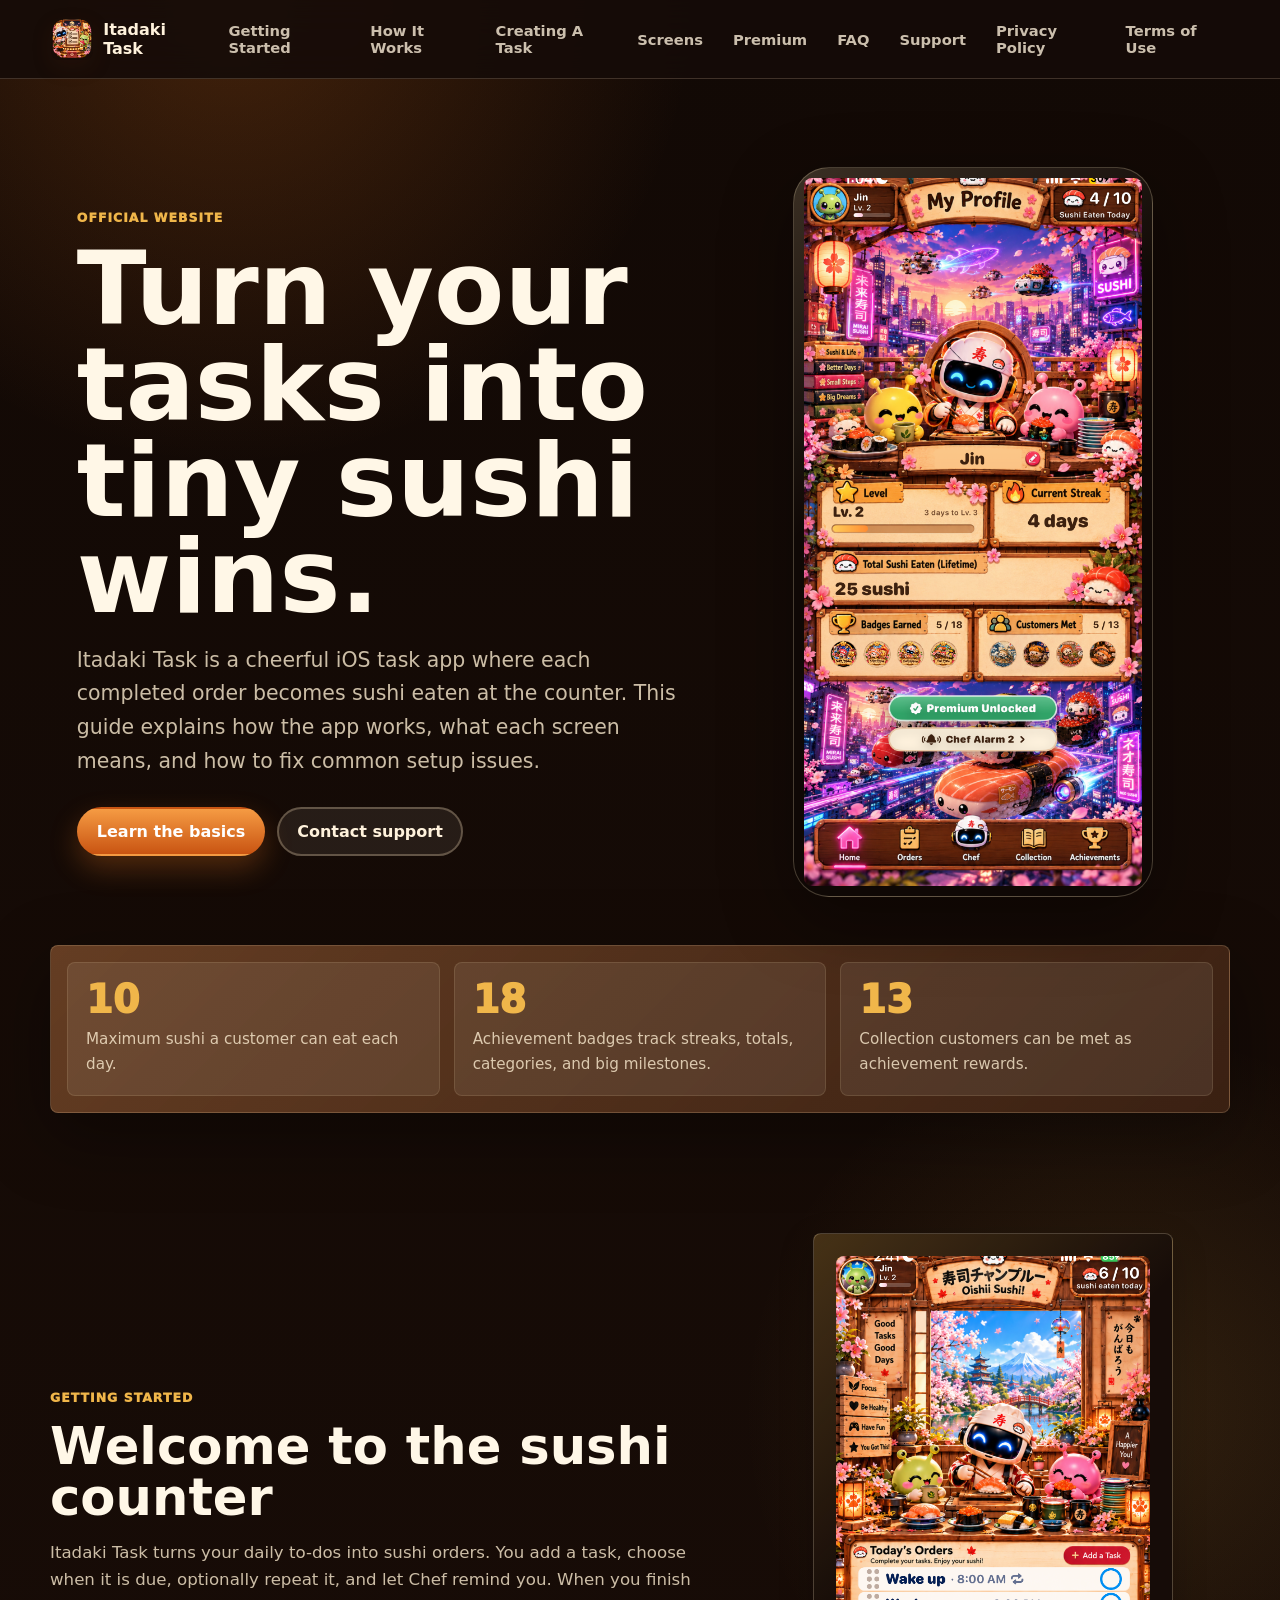
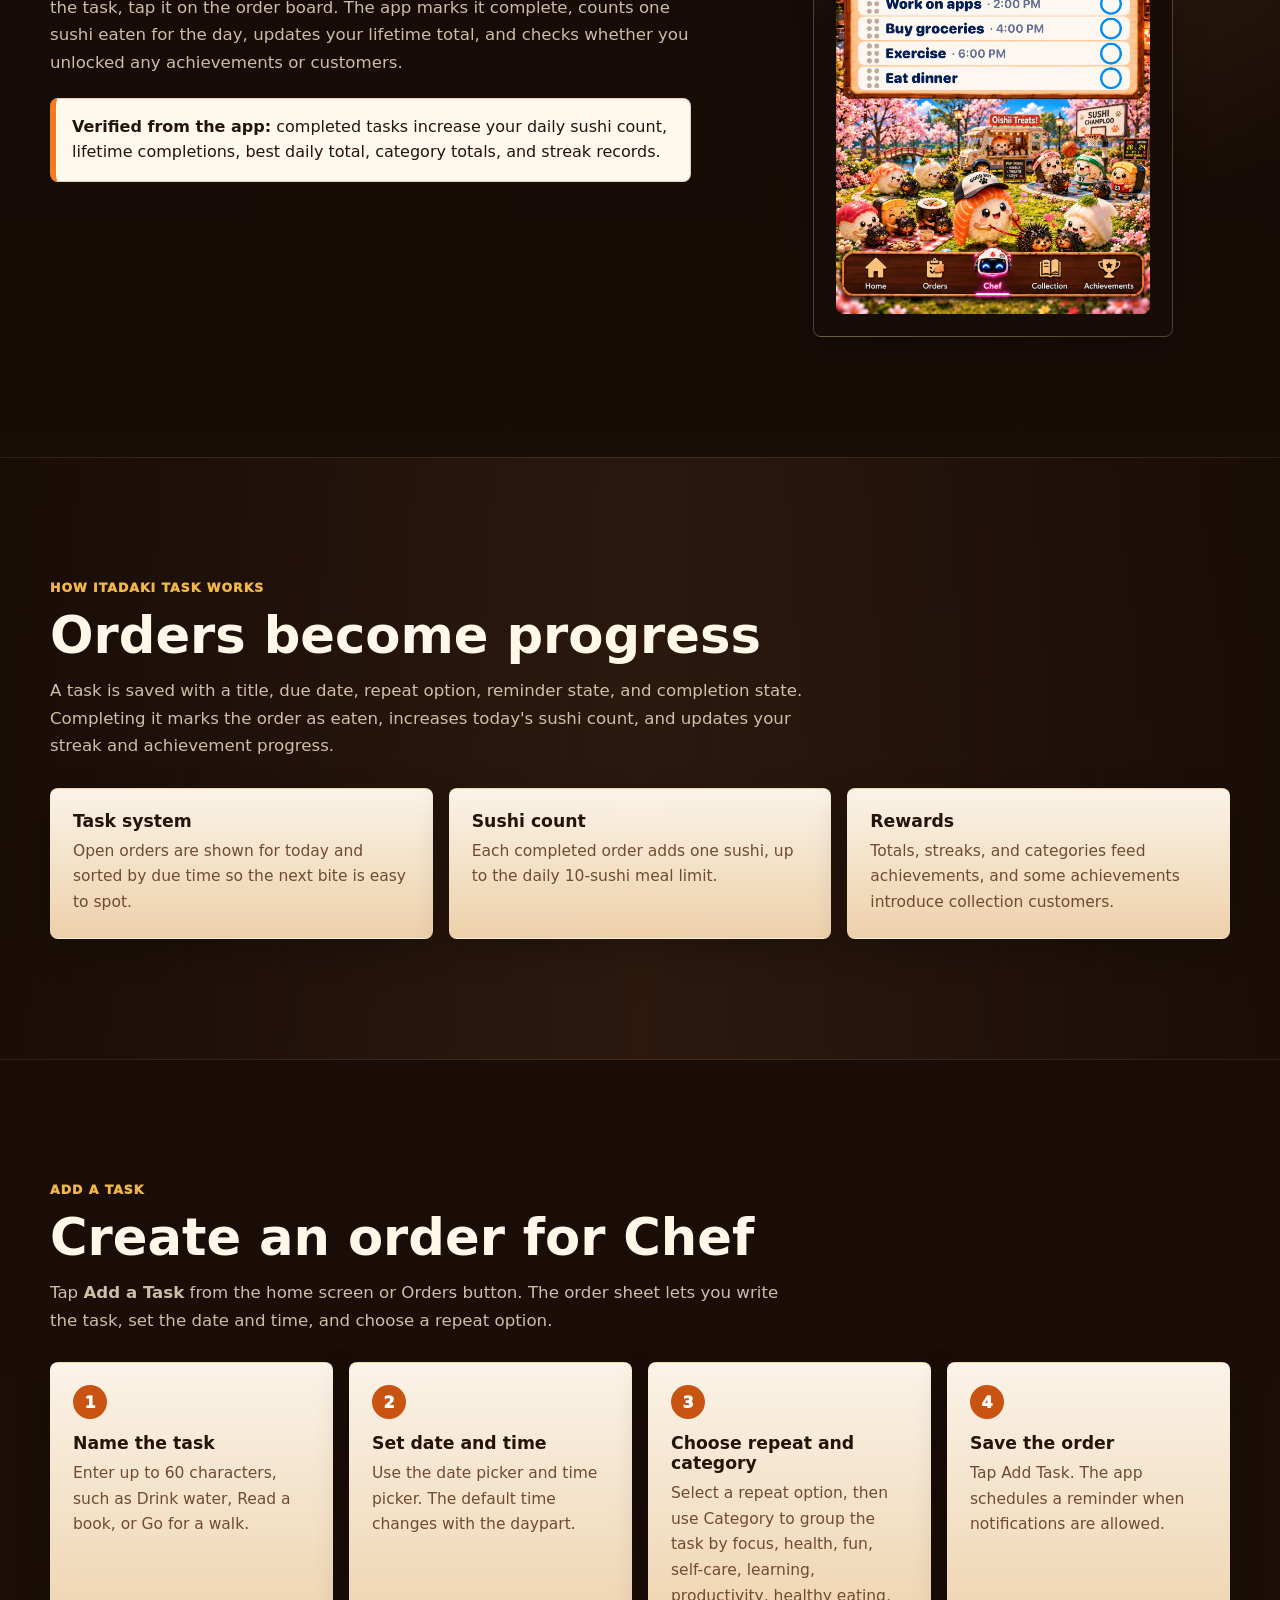
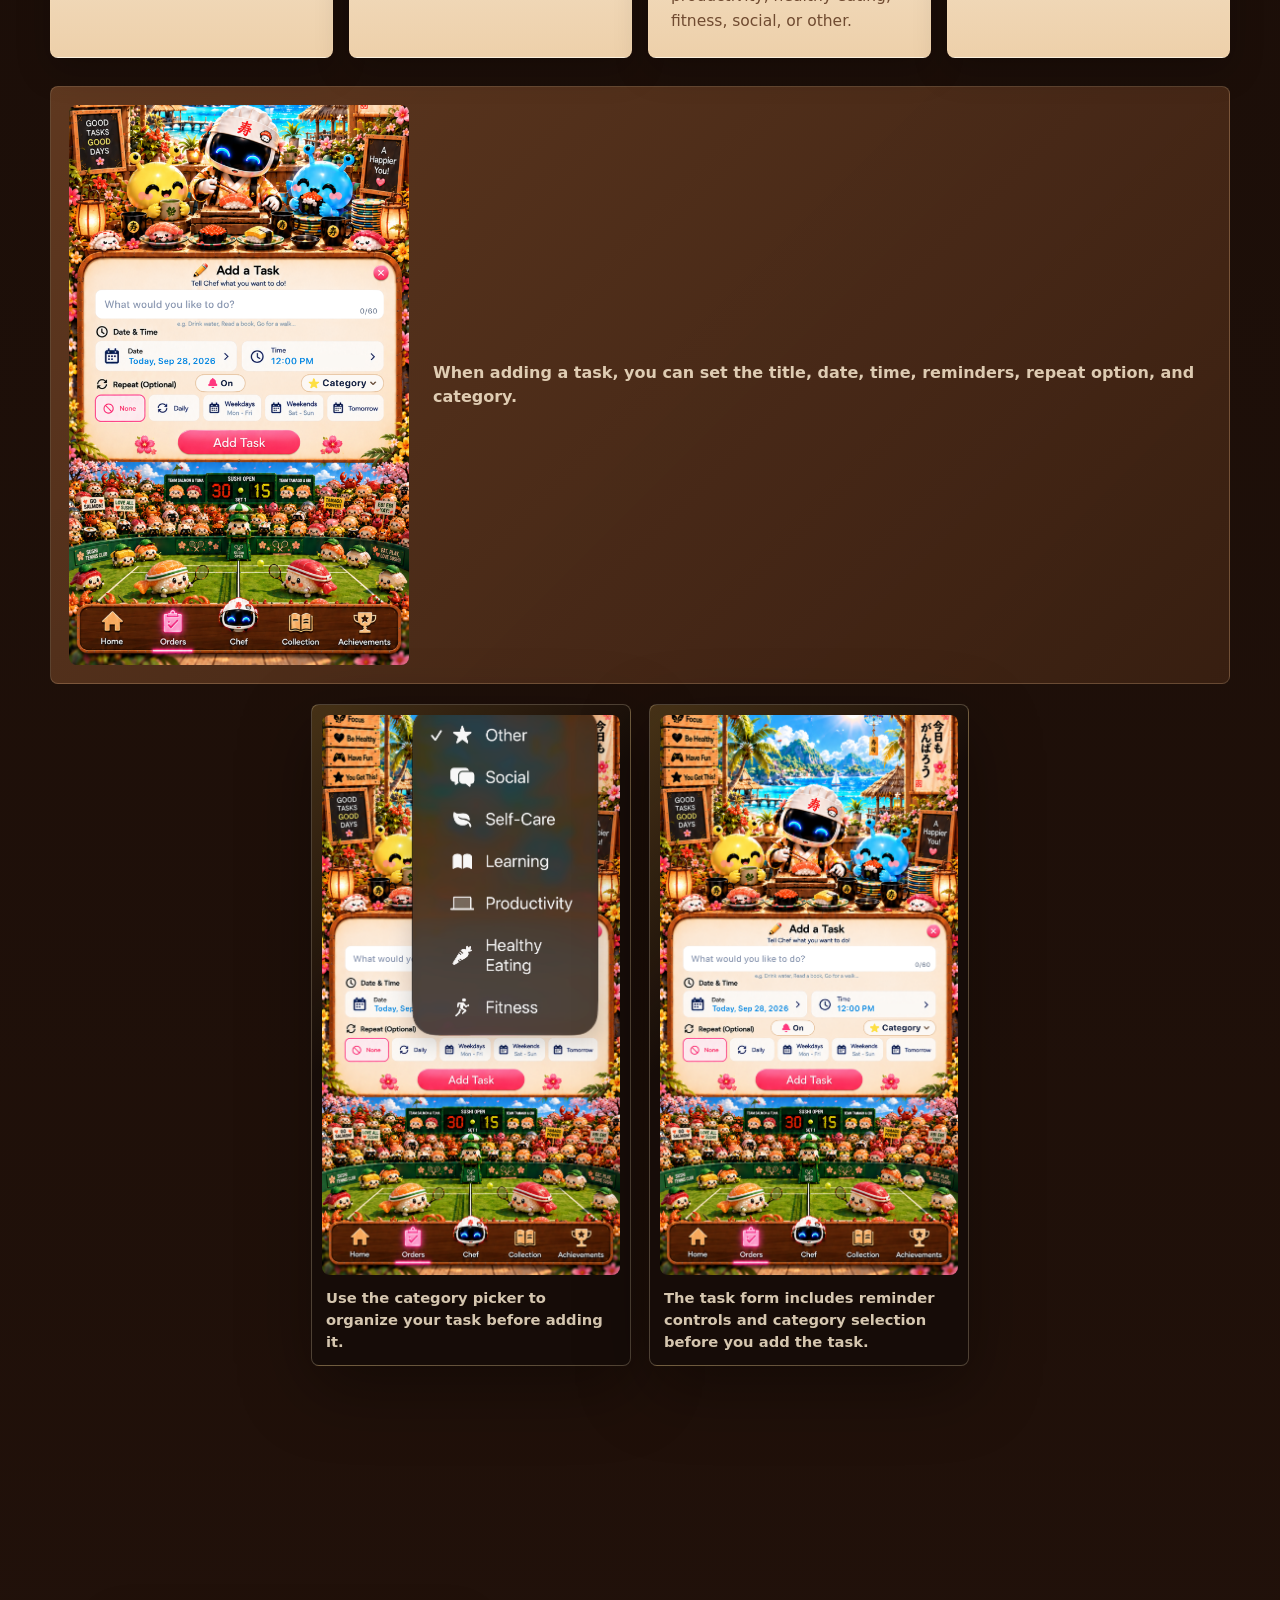
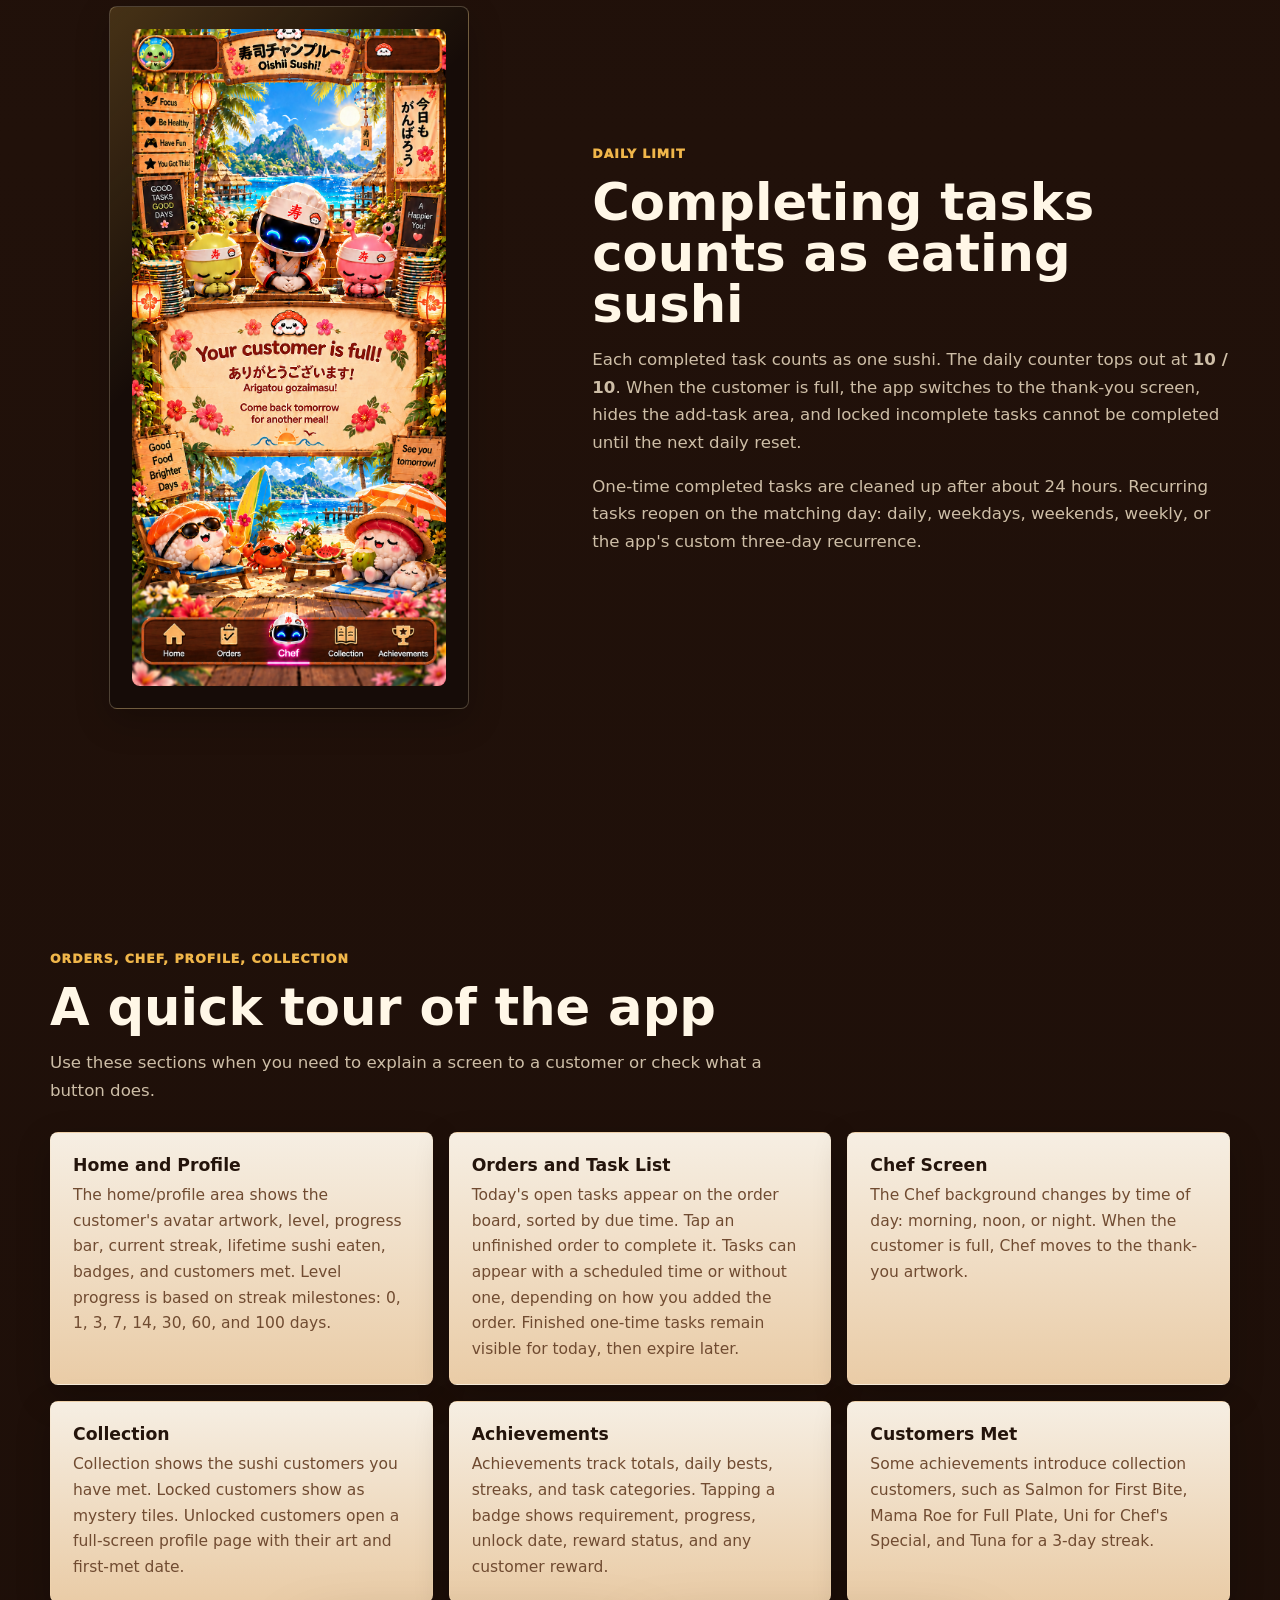
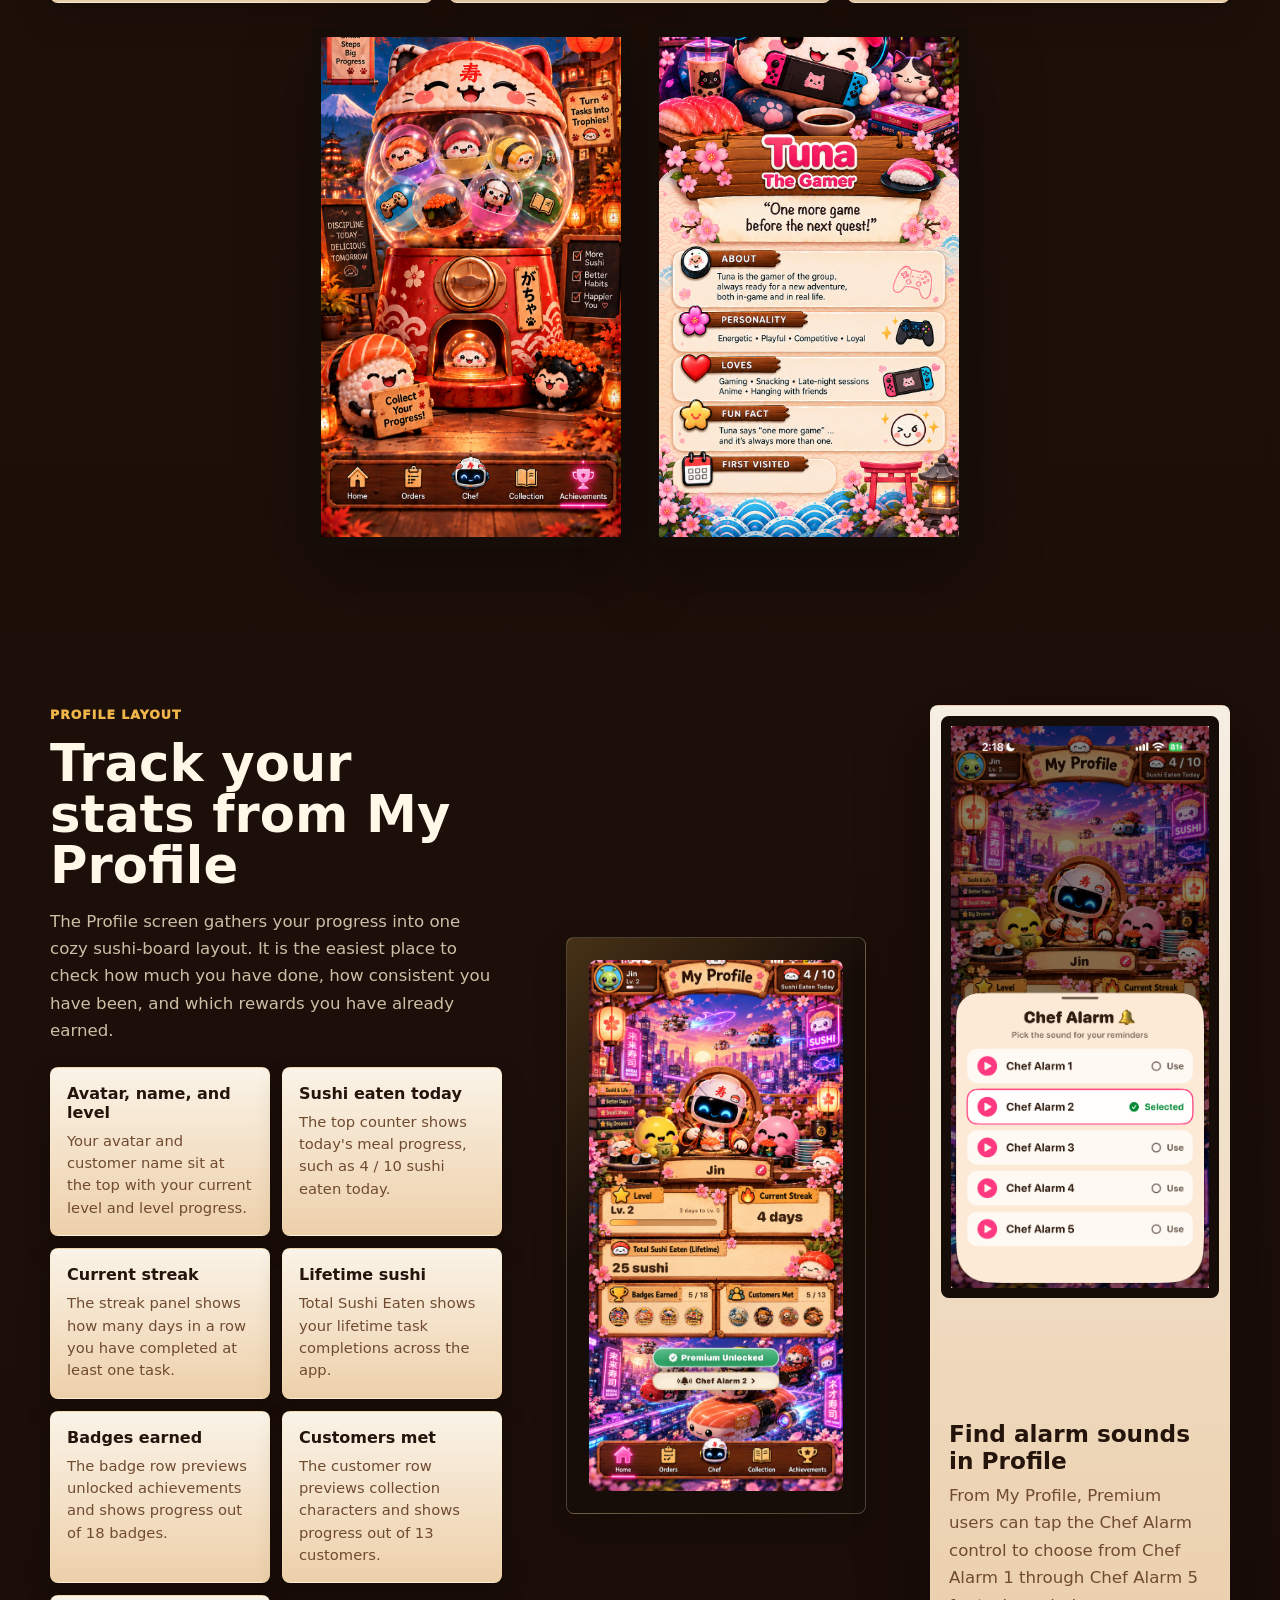
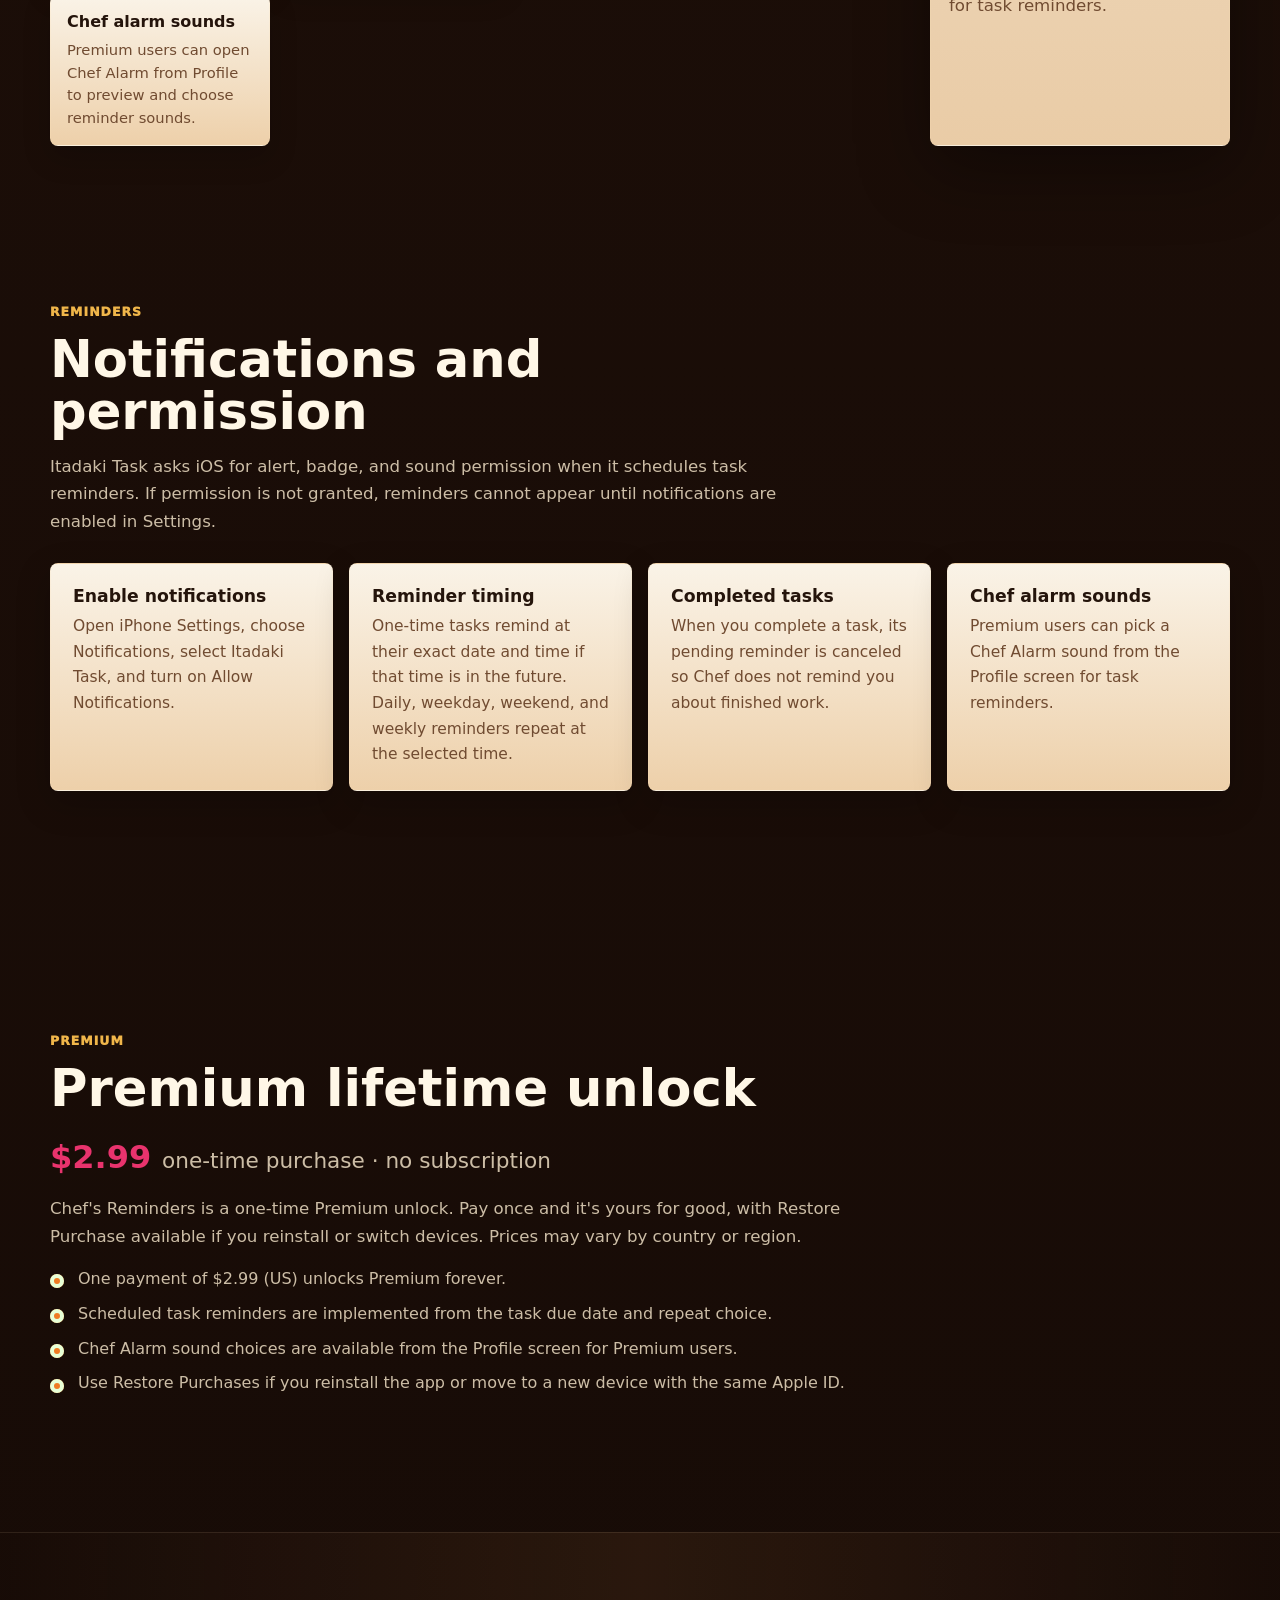
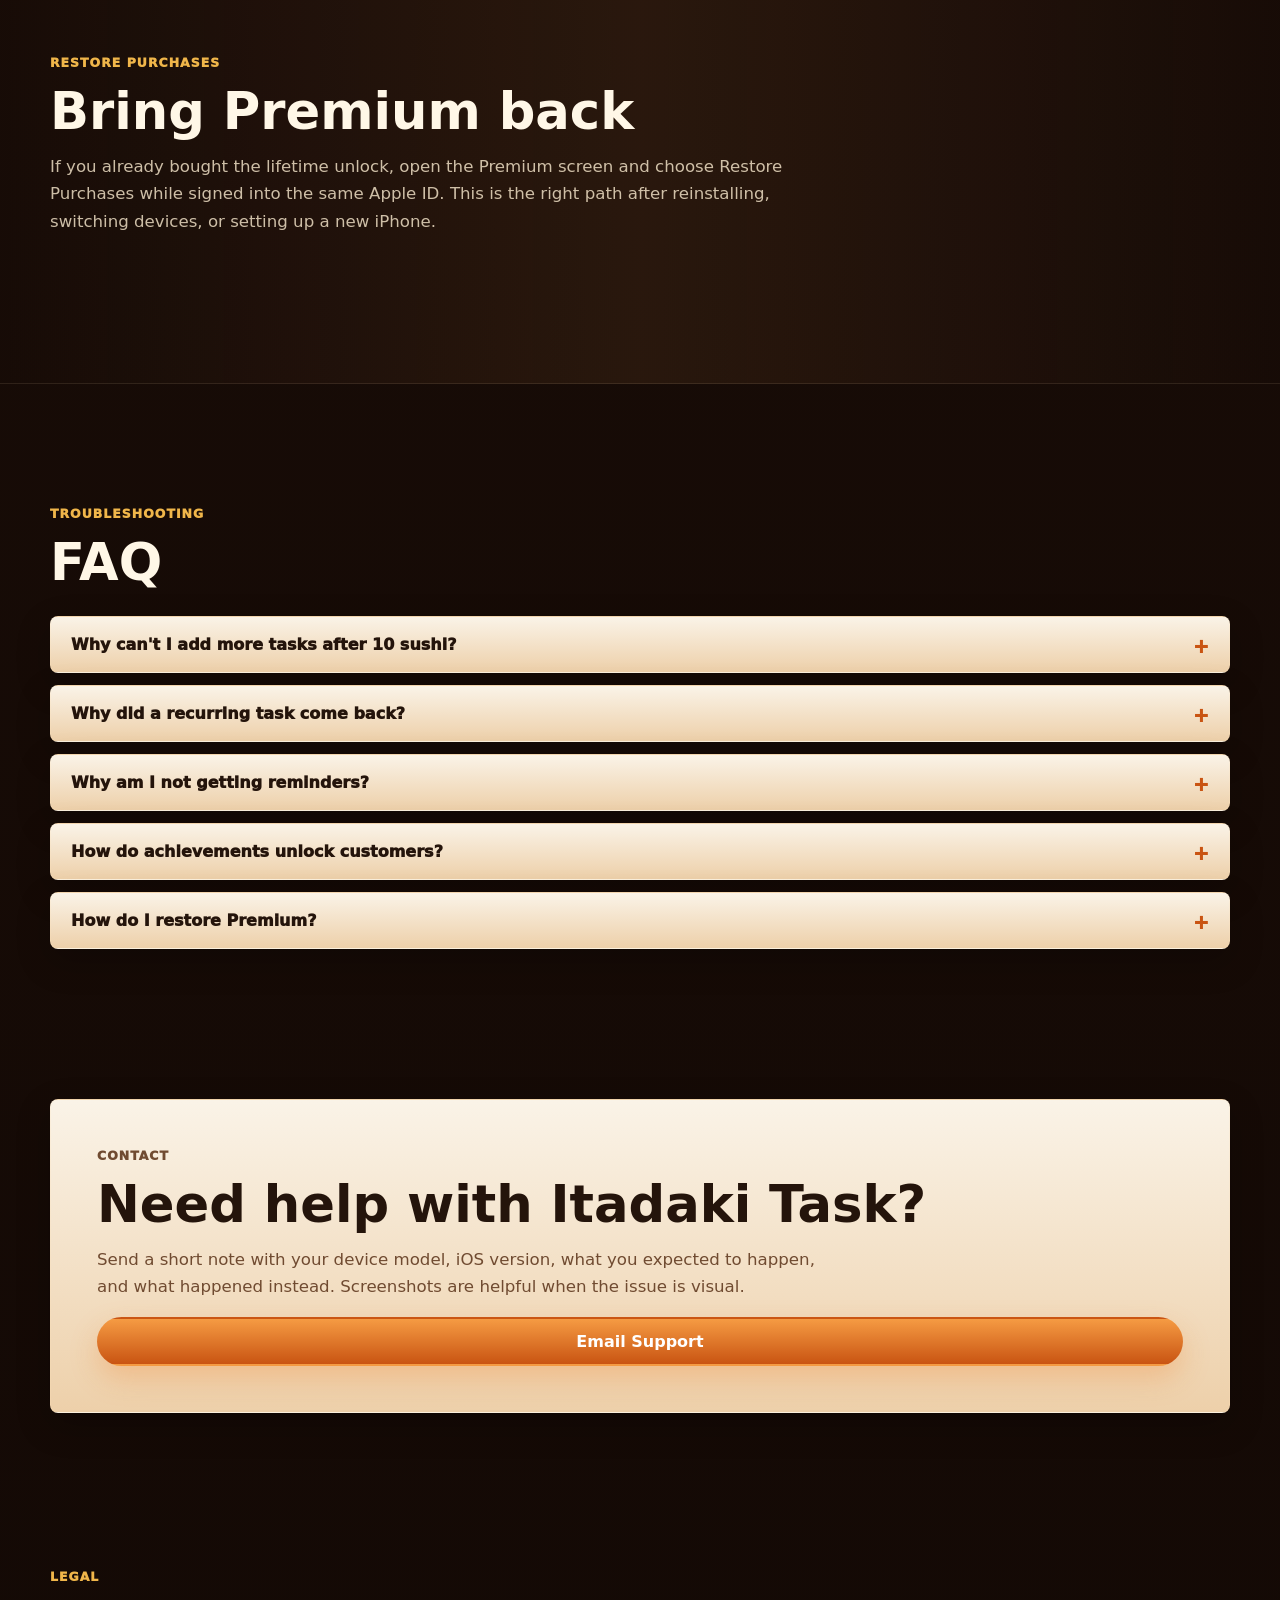
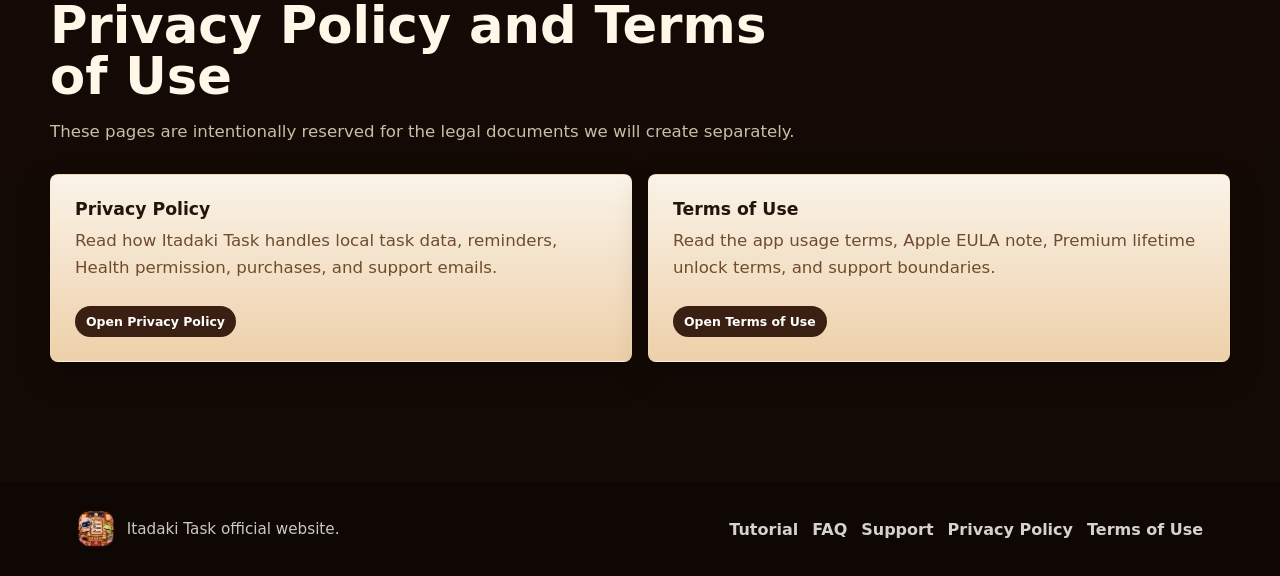
<file: index.html>
<!doctype html>
<html lang="en">
  <head>
    <meta charset="utf-8" />
    <meta name="viewport" content="width=device-width, initial-scale=1" />
    <title>Itadaki Task Official Website</title>
    <meta
      name="description"
      content="Tutorials, support, and FAQs for Itadaki Task, the cute sushi-themed iOS task app."
    />
    <link rel="icon" href="assets/icons/app-icon.png" />
    <link rel="stylesheet" href="styles.css" />
  </head>
  <body>
    <header class="site-header">
      <a class="brand" href="#top" aria-label="Itadaki Task home">
        <img src="assets/icons/app-icon.png" alt="" />
        <span>Itadaki Task</span>
      </a>
      <button class="nav-toggle" type="button" aria-expanded="false" aria-controls="site-nav">
        <span class="sr-only">Open menu</span>
        <span></span>
        <span></span>
        <span></span>
      </button>
      <nav id="site-nav" class="site-nav" aria-label="Main navigation">
        <a href="#start">Getting Started</a>
        <a href="#works">How It Works</a>
        <a href="#create">Creating A Task</a>
        <a href="#screens">Screens</a>
        <a href="#premium">Premium</a>
        <a href="#faq">FAQ</a>
        <a href="#support">Support</a>
        <a href="privacy.html">Privacy Policy</a>
        <a href="terms.html">Terms of Use</a>
      </nav>
    </header>

    <main id="top">
      <section class="hero">
        <div class="hero-copy">
          <p class="eyebrow">Official Website</p>
          <h1>Turn your tasks into tiny sushi wins.</h1>
          <p>
            Itadaki Task is a cheerful iOS task app where each completed order becomes sushi eaten at
            the counter. This guide explains how the app works, what each screen means, and how to fix
            common setup issues.
          </p>
          <div class="hero-actions" aria-label="Quick links">
            <a class="button primary" href="#start">Learn the basics</a>
            <a class="button secondary" href="#support">Contact support</a>
          </div>
        </div>
        <div class="hero-phone" aria-label="Itadaki Task profile screen preview">
          <img src="assets/screenshots/profile-layout.png" alt="Itadaki Task profile screen with avatar and stats" />
        </div>
      </section>

      <section class="intro-panel" aria-label="Core app summary">
        <div>
          <span class="stat">10</span>
          <p>Maximum sushi a customer can eat each day.</p>
        </div>
        <div>
          <span class="stat">18</span>
          <p>Achievement badges track streaks, totals, categories, and big milestones.</p>
        </div>
        <div>
          <span class="stat">13</span>
          <p>Collection customers can be met as achievement rewards.</p>
        </div>
      </section>

      <section id="start" class="section two-column">
        <div class="section-copy">
          <p class="eyebrow">Getting Started</p>
          <h2>Welcome to the sushi counter</h2>
          <p>
            Itadaki Task turns your daily to-dos into sushi orders. You add a task, choose when it is
            due, optionally repeat it, and let Chef remind you. When you finish the task, tap it on the
            order board. The app marks it complete, counts one sushi eaten for the day, updates your
            lifetime total, and checks whether you unlocked any achievements or customers.
          </p>
          <div class="callout">
            <strong>Verified from the app:</strong>
            completed tasks increase your daily sushi count, lifetime completions, best daily total,
            category totals, and streak records.
          </div>
        </div>
        <div class="feature-card image-card">
          <img src="assets/screenshots/orders-with-tasks.png" alt="Orders screen showing a filled task list" />
        </div>
      </section>

      <section id="works" class="section wood-band" aria-labelledby="works-title">
        <div class="section-heading">
          <p class="eyebrow">How Itadaki Task Works</p>
          <h2 id="works-title">Orders become progress</h2>
          <p>
            A task is saved with a title, due date, repeat option, reminder state, and completion state.
            Completing it marks the order as eaten, increases today's sushi count, and updates your
            streak and achievement progress.
          </p>
        </div>
        <div class="feature-grid compact">
          <article class="feature-card cream">
            <h3>Task system</h3>
            <p>Open orders are shown for today and sorted by due time so the next bite is easy to spot.</p>
          </article>
          <article class="feature-card cream">
            <h3>Sushi count</h3>
            <p>Each completed order adds one sushi, up to the daily 10-sushi meal limit.</p>
          </article>
          <article class="feature-card cream">
            <h3>Rewards</h3>
            <p>Totals, streaks, and categories feed achievements, and some achievements introduce collection customers.</p>
          </article>
        </div>
      </section>

      <section id="create" class="section" aria-labelledby="create-task-title">
        <div class="section-heading">
          <p class="eyebrow">Add A Task</p>
          <h2 id="create-task-title">Create an order for Chef</h2>
          <p>
            Tap <strong>Add a Task</strong> from the home screen or Orders button. The order sheet lets
            you write the task, set the date and time, and choose a repeat option.
          </p>
        </div>
        <div class="steps-grid">
          <article class="step-card">
            <span>1</span>
            <h3>Name the task</h3>
            <p>Enter up to 60 characters, such as Drink water, Read a book, or Go for a walk.</p>
          </article>
          <article class="step-card">
            <span>2</span>
            <h3>Set date and time</h3>
            <p>Use the date picker and time picker. The default time changes with the daypart.</p>
          </article>
          <article class="step-card">
            <span>3</span>
            <h3>Choose repeat and category</h3>
            <p>Select a repeat option, then use Category to group the task by focus, health, fun, self-care, learning, productivity, healthy eating, fitness, social, or other.</p>
          </article>
          <article class="step-card">
            <span>4</span>
            <h3>Save the order</h3>
            <p>Tap Add Task. The app schedules a reminder when notifications are allowed.</p>
          </article>
        </div>
        <figure class="wide-shot">
          <img src="assets/screenshots/add-task-categories.png" alt="Add a Task screen with category button" />
          <figcaption>When adding a task, you can set the title, date, time, reminders, repeat option, and category.</figcaption>
        </figure>
        <div class="mini-gallery" aria-label="Add task category screenshots">
          <figure>
            <img src="assets/screenshots/category-picker.png" alt="Task category picker showing category options" />
            <figcaption>Use the category picker to organize your task before adding it.</figcaption>
          </figure>
          <figure>
            <img src="assets/screenshots/add-task-categories.png" alt="Add a Task screen showing alarm toggle and category button" />
            <figcaption>The task form includes reminder controls and category selection before you add the task.</figcaption>
          </figure>
        </div>
      </section>

      <section class="section sushi-limit" aria-labelledby="daily-limit-title">
        <div class="section-copy">
          <p class="eyebrow">Daily Limit</p>
          <h2 id="daily-limit-title">Completing tasks counts as eating sushi</h2>
          <p>
            Each completed task counts as one sushi. The daily counter tops out at
            <strong>10 / 10</strong>. When the customer is full, the app switches to the thank-you
            screen, hides the add-task area, and locked incomplete tasks cannot be completed until the
            next daily reset.
          </p>
          <p>
            One-time completed tasks are cleaned up after about 24 hours. Recurring tasks reopen on the
            matching day: daily, weekdays, weekends, weekly, or the app's custom three-day recurrence.
          </p>
        </div>
        <div class="feature-card image-card">
          <img src="assets/screenshots/customer-full.png" alt="Your customer is full screen" />
        </div>
      </section>

      <section id="screens" class="section" aria-labelledby="features-title">
        <div class="section-heading">
          <p class="eyebrow">Orders, Chef, Profile, Collection</p>
          <h2 id="features-title">A quick tour of the app</h2>
          <p>Use these sections when you need to explain a screen to a customer or check what a button does.</p>
        </div>
        <div class="feature-grid">
          <article class="feature-card">
            <h3>Home and Profile</h3>
            <p>
              The home/profile area shows the customer's avatar artwork, level, progress bar, current
              streak, lifetime sushi eaten, badges, and customers met. Level progress is based on streak
              milestones: 0, 1, 3, 7, 14, 30, 60, and 100 days.
            </p>
          </article>
          <article class="feature-card">
            <h3>Orders and Task List</h3>
            <p>
              Today's open tasks appear on the order board, sorted by due time. Tap an unfinished order
              to complete it. Tasks can appear with a scheduled time or without one, depending on how you
              added the order. Finished one-time tasks remain visible for today, then expire later.
            </p>
          </article>
          <article class="feature-card">
            <h3>Chef Screen</h3>
            <p>
              The Chef background changes by time of day: morning, noon, or night. When the customer is
              full, Chef moves to the thank-you artwork.
            </p>
          </article>
          <article class="feature-card">
            <h3>Collection</h3>
            <p>
              Collection shows the sushi customers you have met. Locked customers show as mystery tiles.
              Unlocked customers open a full-screen profile page with their art and first-met date.
            </p>
          </article>
          <article class="feature-card">
            <h3>Achievements</h3>
            <p>
              Achievements track totals, daily bests, streaks, and task categories. Tapping a badge shows
              requirement, progress, unlock date, reward status, and any customer reward.
            </p>
          </article>
          <article class="feature-card">
            <h3>Customers Met</h3>
            <p>
              Some achievements introduce collection customers, such as Salmon for First Bite, Mama Roe
              for Full Plate, Uni for Chef's Special, and Tuna for a 3-day streak.
            </p>
          </article>
        </div>
        <div class="gallery-strip" aria-label="Feature screenshots">
          <img src="assets/screenshots/achievement-gachapon.png" alt="Achievement unlock screen" />
          <img src="assets/screenshots/collection-tuna.png" alt="Collection character profile" />
        </div>
      </section>

      <section id="profile-layout" class="section profile-layout" aria-labelledby="profile-layout-title">
        <div class="section-copy">
          <p class="eyebrow">Profile Layout</p>
          <h2 id="profile-layout-title">Track your stats from My Profile</h2>
          <p>
            The Profile screen gathers your progress into one cozy sushi-board layout. It is the easiest
            place to check how much you have done, how consistent you have been, and which rewards you
            have already earned.
          </p>
          <div class="profile-stat-grid">
            <article>
              <h3>Avatar, name, and level</h3>
              <p>Your avatar and customer name sit at the top with your current level and level progress.</p>
            </article>
            <article>
              <h3>Sushi eaten today</h3>
              <p>The top counter shows today's meal progress, such as 4 / 10 sushi eaten today.</p>
            </article>
            <article>
              <h3>Current streak</h3>
              <p>The streak panel shows how many days in a row you have completed at least one task.</p>
            </article>
            <article>
              <h3>Lifetime sushi</h3>
              <p>Total Sushi Eaten shows your lifetime task completions across the app.</p>
            </article>
            <article>
              <h3>Badges earned</h3>
              <p>The badge row previews unlocked achievements and shows progress out of 18 badges.</p>
            </article>
            <article>
              <h3>Customers met</h3>
              <p>The customer row previews collection characters and shows progress out of 13 customers.</p>
            </article>
            <article>
              <h3>Chef alarm sounds</h3>
              <p>Premium users can open Chef Alarm from Profile to preview and choose reminder sounds.</p>
            </article>
          </div>
        </div>
        <div class="feature-card image-card profile-phone">
          <img src="assets/screenshots/profile-layout.png" alt="My Profile screen showing Itadaki Task stats" />
        </div>
        <div class="profile-alarm-card">
          <img src="assets/screenshots/chef-alarm-picker.png" alt="Chef Alarm picker opened from the Profile screen" />
          <div>
            <h3>Find alarm sounds in Profile</h3>
            <p>
              From My Profile, Premium users can tap the Chef Alarm control to choose from Chef Alarm 1
              through Chef Alarm 5 for task reminders.
            </p>
          </div>
        </div>
      </section>

      <section class="section notifications" aria-labelledby="notifications-title">
        <div class="section-heading">
          <p class="eyebrow">Reminders</p>
          <h2 id="notifications-title">Notifications and permission</h2>
          <p>
            Itadaki Task asks iOS for alert, badge, and sound permission when it schedules task
            reminders. If permission is not granted, reminders cannot appear until notifications are
            enabled in Settings.
          </p>
        </div>
        <div class="support-list">
          <article>
            <h3>Enable notifications</h3>
            <p>Open iPhone Settings, choose Notifications, select Itadaki Task, and turn on Allow Notifications.</p>
          </article>
          <article>
            <h3>Reminder timing</h3>
            <p>
              One-time tasks remind at their exact date and time if that time is in the future. Daily,
              weekday, weekend, and weekly reminders repeat at the selected time.
            </p>
          </article>
          <article>
            <h3>Completed tasks</h3>
            <p>When you complete a task, its pending reminder is canceled so Chef does not remind you about finished work.</p>
          </article>
          <article>
            <h3>Chef alarm sounds</h3>
            <p>Premium users can pick a Chef Alarm sound from the Profile screen for task reminders.</p>
          </article>
        </div>
      </section>

      <section id="premium" class="section premium">
        <div class="section-copy">
          <p class="eyebrow">Premium</p>
          <h2>Premium lifetime unlock</h2>
          <p class="premium-price"><strong>$2.99</strong> one-time purchase &middot; no subscription</p>
          <p>
            Chef's Reminders is a one-time Premium unlock. Pay once and it's yours for good, with Restore
            Purchase available if you reinstall or switch devices. Prices may vary by country or region.
          </p>
          <ul class="check-list">
            <li>One payment of $2.99 (US) unlocks Premium forever.</li>
            <li>Scheduled task reminders are implemented from the task due date and repeat choice.</li>
            <li>Chef Alarm sound choices are available from the Profile screen for Premium users.</li>
            <li>Use Restore Purchases if you reinstall the app or move to a new device with the same Apple ID.</li>
          </ul>
        </div>
      </section>

      <section id="restore" class="section wood-band" aria-labelledby="restore-title">
        <div class="section-heading">
          <p class="eyebrow">Restore Purchases</p>
          <h2 id="restore-title">Bring Premium back</h2>
          <p>
            If you already bought the lifetime unlock, open the Premium screen and choose Restore
            Purchases while signed into the same Apple ID. This is the right path after reinstalling,
            switching devices, or setting up a new iPhone.
          </p>
        </div>
      </section>

      <section id="faq" class="section faq" aria-labelledby="faq-title">
        <div class="section-heading">
          <p class="eyebrow">Troubleshooting</p>
          <h2 id="faq-title">FAQ</h2>
        </div>
        <div class="faq-list">
          <details>
            <summary>Why can't I add more tasks after 10 sushi?</summary>
            <p>
              Your customer is full for the day. The app intentionally stops the meal at 10 completed
              tasks and reopens on the next daily reset.
            </p>
          </details>
          <details>
            <summary>Why did a recurring task come back?</summary>
            <p>
              Recurring tasks reopen when their repeat rule matches the day. Daily tasks reopen every
              day, weekdays reopen Monday through Friday, weekends reopen Saturday and Sunday, and weekly
              tasks reopen after at least seven days.
            </p>
          </details>
          <details>
            <summary>Why am I not getting reminders?</summary>
            <p>
              Check iOS notification permission first. Also make sure the task has a future date/time.
              Completing a task cancels its reminder.
            </p>
          </details>
          <details>
            <summary>How do achievements unlock customers?</summary>
            <p>
              When an achievement with a customer reward unlocks, the app queues the achievement reveal
              and then introduces the new customer in Collection.
            </p>
          </details>
          <details>
            <summary>How do I restore Premium?</summary>
            <p>
              Open the Premium screen and use Restore Purchases while signed into the same Apple ID used
              for the original purchase.
            </p>
          </details>
        </div>
      </section>

      <section id="support" class="section support" aria-labelledby="support-title">
        <div class="support-card">
          <p class="eyebrow">Contact</p>
          <h2 id="support-title">Need help with Itadaki Task?</h2>
          <p>
            Send a short note with your device model, iOS version, what you expected to happen, and what
            happened instead. Screenshots are helpful when the issue is visual.
          </p>
          <a class="button primary" href="mailto:bentulj4@gmail.com?subject=Itadaki%20Task%20Support">Email Support</a>
        </div>
      </section>

      <section id="legal" class="section legal-section" aria-labelledby="legal-title">
        <div class="section-heading">
          <p class="eyebrow">Legal</p>
          <h2 id="legal-title">Privacy Policy and Terms of Use</h2>
          <p>
            These pages are intentionally reserved for the legal documents we will create separately.
          </p>
        </div>
        <div class="legal-grid">
          <article class="legal-card">
            <h3>Privacy Policy</h3>
            <p>Read how Itadaki Task handles local task data, reminders, Health permission, purchases, and support emails.</p>
            <a href="privacy.html">Open Privacy Policy</a>
          </article>
          <article class="legal-card">
            <h3>Terms of Use</h3>
            <p>Read the app usage terms, Apple EULA note, Premium lifetime unlock terms, and support boundaries.</p>
            <a href="terms.html">Open Terms of Use</a>
          </article>
        </div>
      </section>
    </main>

    <footer class="site-footer">
      <div>
        <img src="assets/icons/app-icon.png" alt="" />
        <p>Itadaki Task official website.</p>
      </div>
      <nav aria-label="Footer navigation">
        <a href="#start">Tutorial</a>
        <a href="#faq">FAQ</a>
        <a href="#support">Support</a>
        <a href="privacy.html">Privacy Policy</a>
        <a href="terms.html">Terms of Use</a>
      </nav>
    </footer>

    <script src="script.js"></script>
  </body>
</html>
</file>
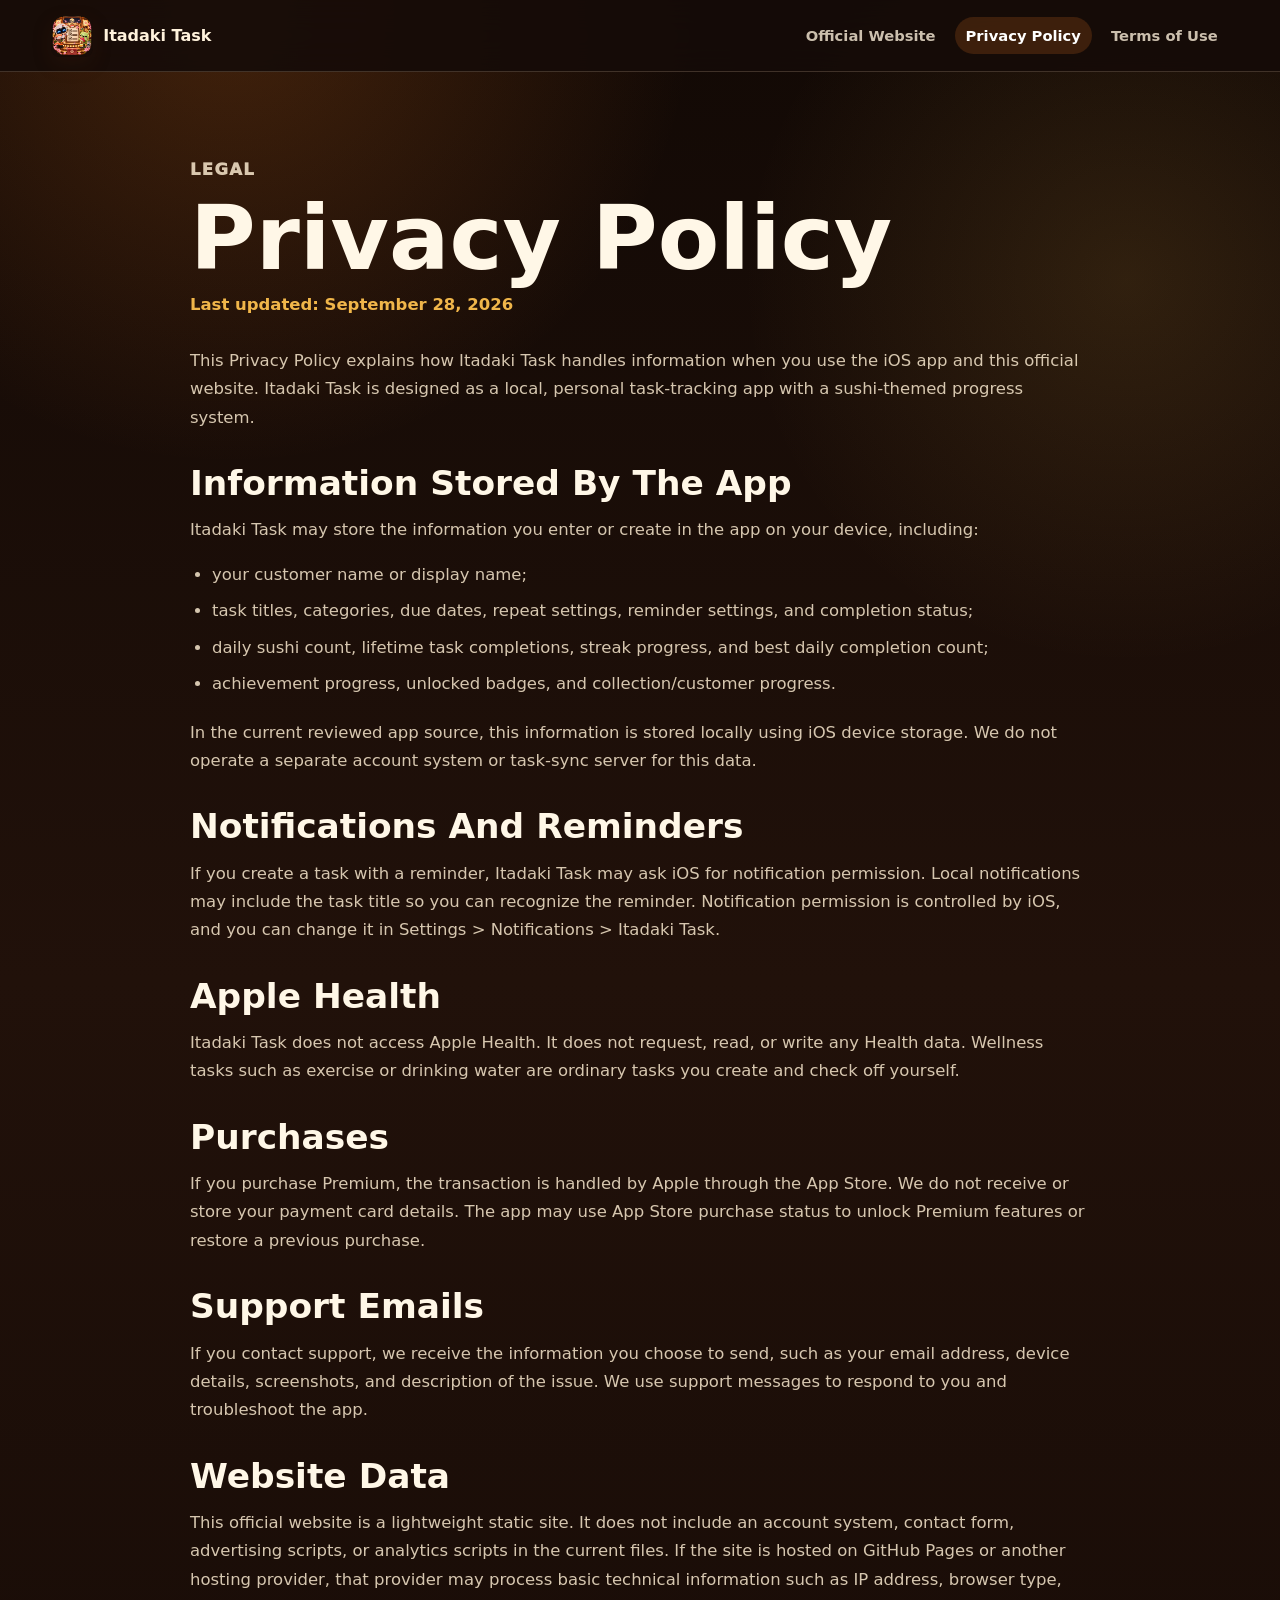
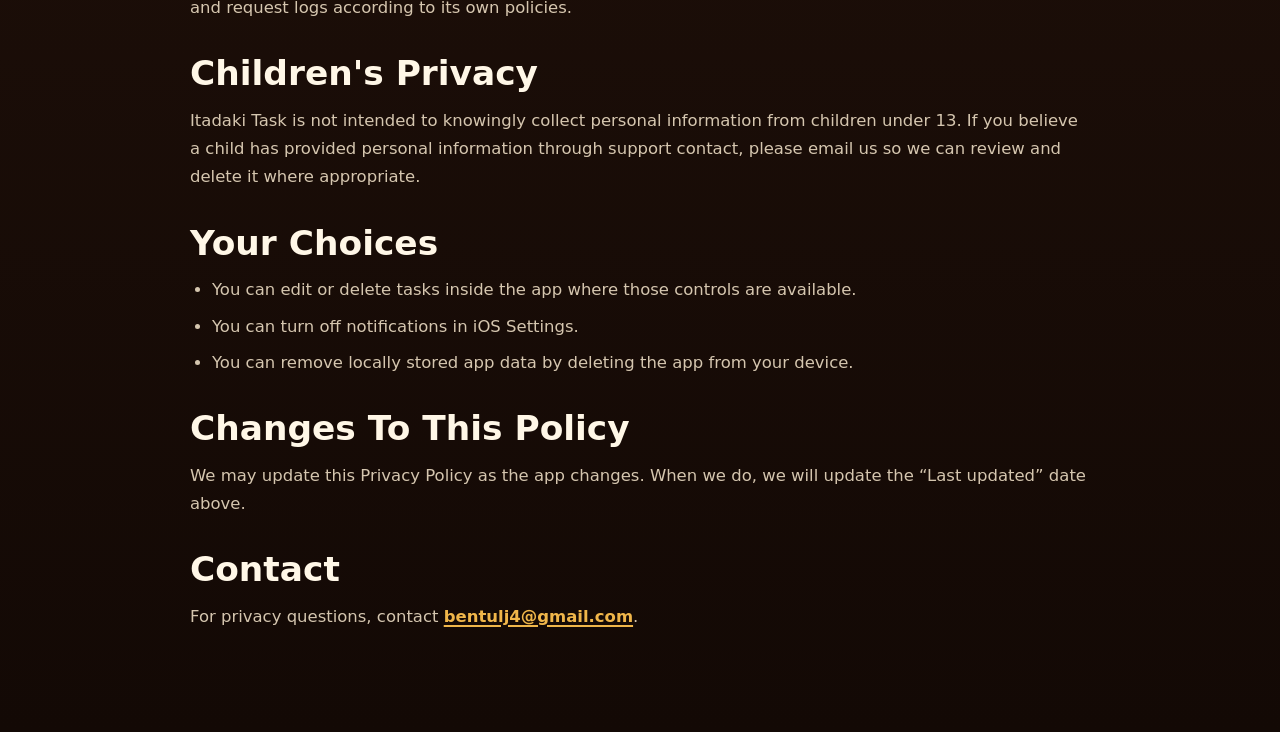
<file: privacy.html>
<!doctype html>
<html lang="en">
  <head>
    <meta charset="utf-8" />
    <meta name="viewport" content="width=device-width, initial-scale=1" />
    <title>Privacy Policy | Itadaki Task</title>
    <meta
      name="description"
      content="Privacy Policy for Itadaki Task, the sushi-themed iOS task app."
    />
    <link rel="icon" href="assets/icons/app-icon.png" />
    <link rel="stylesheet" href="styles.css" />
  </head>
  <body>
    <header class="site-header">
      <a class="brand" href="index.html#top" aria-label="Itadaki Task home">
        <img src="assets/icons/app-icon.png" alt="" />
        <span>Itadaki Task</span>
      </a>
      <nav class="site-nav legal-nav" aria-label="Legal navigation">
        <a href="index.html">Official Website</a>
        <a href="privacy.html" aria-current="page">Privacy Policy</a>
        <a href="terms.html">Terms of Use</a>
      </nav>
    </header>

    <main>
      <article class="legal-doc">
        <p class="eyebrow">Legal</p>
        <h1>Privacy Policy</h1>
        <p class="updated">Last updated: September 28, 2026</p>

        <p>
          This Privacy Policy explains how Itadaki Task handles information when you use the iOS app and
          this official website. Itadaki Task is designed as a local, personal task-tracking app with a
          sushi-themed progress system.
        </p>

        <h2>Information Stored By The App</h2>
        <p>
          Itadaki Task may store the information you enter or create in the app on your device, including:
        </p>
        <ul>
          <li>your customer name or display name;</li>
          <li>task titles, categories, due dates, repeat settings, reminder settings, and completion status;</li>
          <li>daily sushi count, lifetime task completions, streak progress, and best daily completion count;</li>
          <li>achievement progress, unlocked badges, and collection/customer progress.</li>
        </ul>
        <p>
          In the current reviewed app source, this information is stored locally using iOS device storage.
          We do not operate a separate account system or task-sync server for this data.
        </p>

        <h2>Notifications And Reminders</h2>
        <p>
          If you create a task with a reminder, Itadaki Task may ask iOS for notification permission. Local
          notifications may include the task title so you can recognize the reminder. Notification
          permission is controlled by iOS, and you can change it in Settings &gt; Notifications &gt; Itadaki Task.
        </p>

        <h2>Apple Health</h2>
        <p>
          Itadaki Task does not access Apple Health. It does not request, read, or write any Health data.
          Wellness tasks such as exercise or drinking water are ordinary tasks you create and check off yourself.
        </p>

        <h2>Purchases</h2>
        <p>
          If you purchase Premium, the transaction is handled by Apple through the App Store. We do not
          receive or store your payment card details. The app may use App Store purchase status to unlock
          Premium features or restore a previous purchase.
        </p>

        <h2>Support Emails</h2>
        <p>
          If you contact support, we receive the information you choose to send, such as your email address,
          device details, screenshots, and description of the issue. We use support messages to respond to
          you and troubleshoot the app.
        </p>

        <h2>Website Data</h2>
        <p>
          This official website is a lightweight static site. It does not include an account system, contact
          form, advertising scripts, or analytics scripts in the current files. If the site is hosted on
          GitHub Pages or another hosting provider, that provider may process basic technical information
          such as IP address, browser type, and request logs according to its own policies.
        </p>

        <h2>Children's Privacy</h2>
        <p>
          Itadaki Task is not intended to knowingly collect personal information from children under 13. If
          you believe a child has provided personal information through support contact, please email us so
          we can review and delete it where appropriate.
        </p>

        <h2>Your Choices</h2>
        <ul>
          <li>You can edit or delete tasks inside the app where those controls are available.</li>
          <li>You can turn off notifications in iOS Settings.</li>
          <li>You can remove locally stored app data by deleting the app from your device.</li>
        </ul>

        <h2>Changes To This Policy</h2>
        <p>
          We may update this Privacy Policy as the app changes. When we do, we will update the “Last
          updated” date above.
        </p>

        <h2>Contact</h2>
        <p>
          For privacy questions, contact
          <a href="mailto:bentulj4@gmail.com?subject=Itadaki%20Task%20Privacy">bentulj4@gmail.com</a>.
        </p>
      </article>
    </main>
  </body>
</html>
</file>
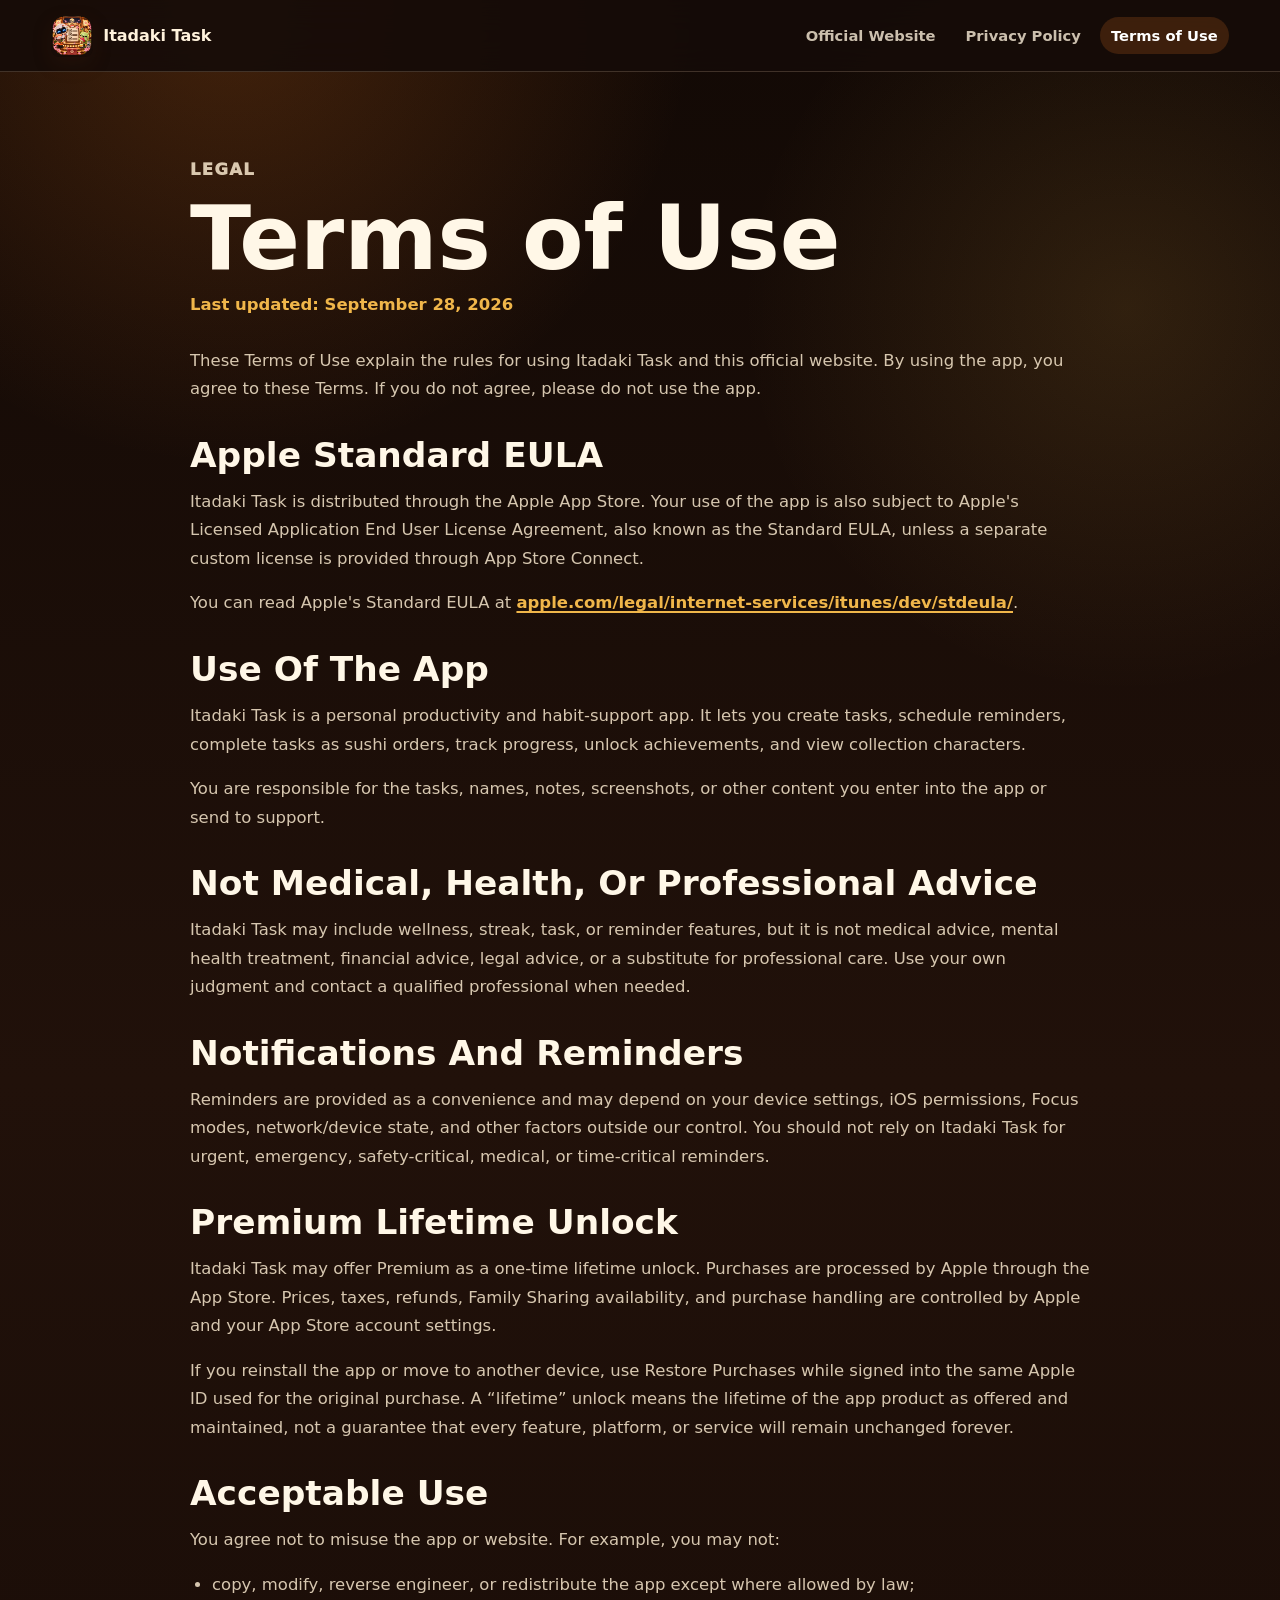
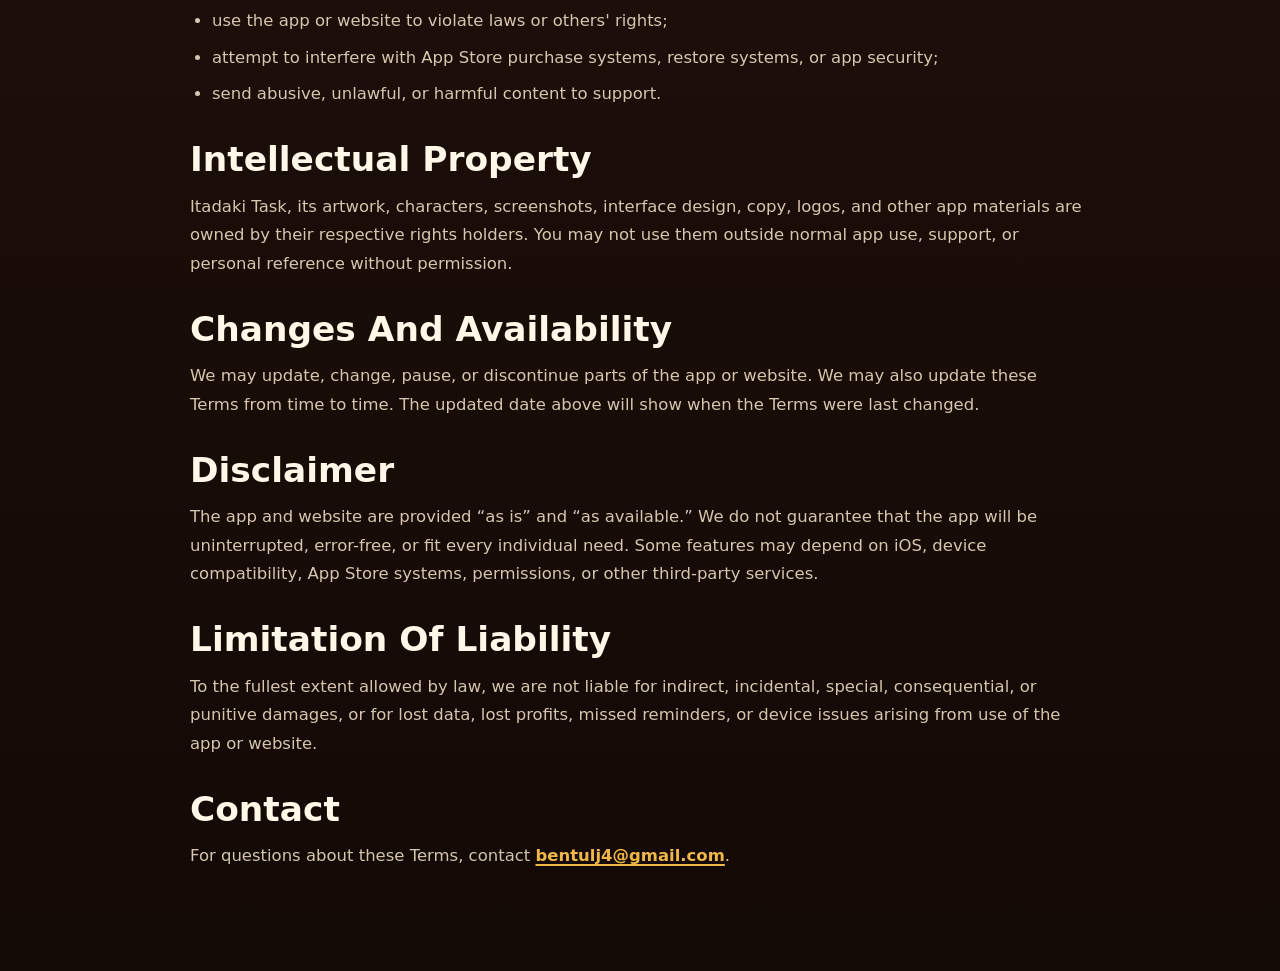
<file: terms.html>
<!doctype html>
<html lang="en">
  <head>
    <meta charset="utf-8" />
    <meta name="viewport" content="width=device-width, initial-scale=1" />
    <title>Terms of Use | Itadaki Task</title>
    <meta
      name="description"
      content="Terms of Use for Itadaki Task, the sushi-themed iOS task app."
    />
    <link rel="icon" href="assets/icons/app-icon.png" />
    <link rel="stylesheet" href="styles.css" />
  </head>
  <body>
    <header class="site-header">
      <a class="brand" href="index.html#top" aria-label="Itadaki Task home">
        <img src="assets/icons/app-icon.png" alt="" />
        <span>Itadaki Task</span>
      </a>
      <nav class="site-nav legal-nav" aria-label="Legal navigation">
        <a href="index.html">Official Website</a>
        <a href="privacy.html">Privacy Policy</a>
        <a href="terms.html" aria-current="page">Terms of Use</a>
      </nav>
    </header>

    <main>
      <article class="legal-doc">
        <p class="eyebrow">Legal</p>
        <h1>Terms of Use</h1>
        <p class="updated">Last updated: September 28, 2026</p>

        <p>
          These Terms of Use explain the rules for using Itadaki Task and this official website. By using
          the app, you agree to these Terms. If you do not agree, please do not use the app.
        </p>

        <h2>Apple Standard EULA</h2>
        <p>
          Itadaki Task is distributed through the Apple App Store. Your use of the app is also subject to
          Apple's Licensed Application End User License Agreement, also known as the Standard EULA, unless
          a separate custom license is provided through App Store Connect.
        </p>
        <p>
          You can read Apple's Standard EULA at
          <a href="https://www.apple.com/legal/internet-services/itunes/dev/stdeula/">apple.com/legal/internet-services/itunes/dev/stdeula/</a>.
        </p>

        <h2>Use Of The App</h2>
        <p>
          Itadaki Task is a personal productivity and habit-support app. It lets you create tasks, schedule
          reminders, complete tasks as sushi orders, track progress, unlock achievements, and view
          collection characters.
        </p>
        <p>
          You are responsible for the tasks, names, notes, screenshots, or other content you enter into the
          app or send to support.
        </p>

        <h2>Not Medical, Health, Or Professional Advice</h2>
        <p>
          Itadaki Task may include wellness, streak, task, or reminder features, but
          it is not medical advice, mental health treatment, financial advice, legal advice, or a substitute
          for professional care. Use your own judgment and contact a qualified professional when needed.
        </p>

        <h2>Notifications And Reminders</h2>
        <p>
          Reminders are provided as a convenience and may depend on your device settings, iOS permissions,
          Focus modes, network/device state, and other factors outside our control. You should not rely on
          Itadaki Task for urgent, emergency, safety-critical, medical, or time-critical reminders.
        </p>

        <h2>Premium Lifetime Unlock</h2>
        <p>
          Itadaki Task may offer Premium as a one-time lifetime unlock. Purchases are processed by Apple
          through the App Store. Prices, taxes, refunds, Family Sharing availability, and purchase handling
          are controlled by Apple and your App Store account settings.
        </p>
        <p>
          If you reinstall the app or move to another device, use Restore Purchases while signed into the
          same Apple ID used for the original purchase. A “lifetime” unlock means the lifetime of the app
          product as offered and maintained, not a guarantee that every feature, platform, or service will
          remain unchanged forever.
        </p>

        <h2>Acceptable Use</h2>
        <p>You agree not to misuse the app or website. For example, you may not:</p>
        <ul>
          <li>copy, modify, reverse engineer, or redistribute the app except where allowed by law;</li>
          <li>use the app or website to violate laws or others' rights;</li>
          <li>attempt to interfere with App Store purchase systems, restore systems, or app security;</li>
          <li>send abusive, unlawful, or harmful content to support.</li>
        </ul>

        <h2>Intellectual Property</h2>
        <p>
          Itadaki Task, its artwork, characters, screenshots, interface design, copy, logos, and other app
          materials are owned by their respective rights holders. You may not use them outside normal app
          use, support, or personal reference without permission.
        </p>

        <h2>Changes And Availability</h2>
        <p>
          We may update, change, pause, or discontinue parts of the app or website. We may also update these
          Terms from time to time. The updated date above will show when the Terms were last changed.
        </p>

        <h2>Disclaimer</h2>
        <p>
          The app and website are provided “as is” and “as available.” We do not guarantee that the app will
          be uninterrupted, error-free, or fit every individual need. Some features may depend on iOS,
          device compatibility, App Store systems, permissions, or other third-party services.
        </p>

        <h2>Limitation Of Liability</h2>
        <p>
          To the fullest extent allowed by law, we are not liable for indirect, incidental, special,
          consequential, or punitive damages, or for lost data, lost profits, missed reminders, or device
          issues arising from use of the app or website.
        </p>

        <h2>Contact</h2>
        <p>
          For questions about these Terms, contact
          <a href="mailto:bentulj4@gmail.com?subject=Itadaki%20Task%20Terms">bentulj4@gmail.com</a>.
        </p>
      </article>
    </main>
  </body>
</html>
</file>
<file: styles.css>
:root {
  color-scheme: light;
  --espresso: #160c08;
  --espresso-2: #24130b;
  --wood-dark: #3a2012;
  --wood: #704326;
  --wood-light: #a4683b;
  --paper: #fff2dc;
  --paper-deep: #f2d4ad;
  --ink: #24140b;
  --soft-ink: #704b31;
  --orange: #ef7b22;
  --orange-dark: #c95412;
  --gold: #f0b64a;
  --cream: #fff8ec;
  --line: rgba(255, 220, 168, 0.22);
  --shadow: 0 22px 70px rgba(0, 0, 0, 0.36);
  --radius: 8px;
  --phone-shot-crop: 1206 / 2525;
  font-family: Inter, ui-sans-serif, system-ui, -apple-system, BlinkMacSystemFont, "Segoe UI", sans-serif;
}

* {
  box-sizing: border-box;
}

html {
  scroll-behavior: smooth;
}

body {
  margin: 0;
  background:
    radial-gradient(circle at 18% 0%, rgba(239, 123, 34, 0.22), transparent 29rem),
    radial-gradient(circle at 88% 12%, rgba(240, 182, 74, 0.12), transparent 24rem),
    linear-gradient(180deg, #120905 0%, #21110a 42%, #130905 100%);
  color: var(--paper);
}

img {
  display: block;
  max-width: 100%;
}

a {
  color: inherit;
  text-decoration: none;
}

.sr-only {
  position: absolute;
  width: 1px;
  height: 1px;
  padding: 0;
  margin: -1px;
  overflow: hidden;
  clip: rect(0, 0, 0, 0);
  white-space: nowrap;
  border: 0;
}

.site-header {
  position: sticky;
  top: 0;
  z-index: 20;
  display: flex;
  align-items: center;
  justify-content: space-between;
  gap: 18px;
  min-height: 72px;
  padding: 12px clamp(18px, 4vw, 54px);
  background: rgba(22, 12, 8, 0.9);
  border-bottom: 1px solid rgba(255, 228, 188, 0.18);
  backdrop-filter: blur(18px);
}

.brand {
  display: inline-flex;
  align-items: center;
  gap: 10px;
  font-weight: 900;
  letter-spacing: 0;
  color: var(--paper);
}

.brand img {
  width: 42px;
  height: 42px;
  border-radius: 8px;
  box-shadow: 0 8px 20px rgba(90, 36, 18, 0.16);
}

.site-nav {
  display: flex;
  align-items: center;
  gap: 8px;
  font-size: 0.92rem;
  font-weight: 800;
  color: rgba(255, 242, 220, 0.78);
}

.site-nav a {
  padding: 10px 11px;
  border-radius: 999px;
}

.site-nav a:hover,
.site-nav a:focus-visible,
.site-nav a[aria-current="page"] {
  color: #fff;
  background: rgba(239, 123, 34, 0.18);
  outline: none;
}

.nav-toggle {
  display: none;
  width: 44px;
  height: 44px;
  padding: 10px;
  border: 0;
  border-radius: 8px;
  background: var(--orange);
}

.nav-toggle span:not(.sr-only) {
  display: block;
  height: 2px;
  margin: 5px 0;
  background: #fff;
}

main {
  overflow: hidden;
}

.hero {
  display: grid;
  grid-template-columns: minmax(0, 1.02fr) minmax(280px, 0.78fr);
  align-items: center;
  gap: clamp(28px, 5vw, 72px);
  min-height: calc(100svh - 72px);
  padding: clamp(42px, 7vw, 88px) clamp(20px, 6vw, 86px) clamp(24px, 4vw, 48px);
}

.hero-copy {
  max-width: 720px;
}

.eyebrow {
  margin: 0 0 12px;
  color: var(--gold);
  font-size: 0.78rem;
  font-weight: 950;
  letter-spacing: 0.08em;
  text-transform: uppercase;
}

h1,
h2,
h3,
p {
  margin-top: 0;
}

h1 {
  max-width: 780px;
  margin-bottom: 18px;
  font-size: clamp(3rem, 8vw, 6.5rem);
  line-height: 0.94;
  letter-spacing: 0;
  color: #fff7e7;
}

h2 {
  margin-bottom: 16px;
  font-size: clamp(2rem, 4vw, 3.7rem);
  line-height: 1;
  letter-spacing: 0;
  color: #fff7e7;
}

h3 {
  margin-bottom: 8px;
  font-size: 1.08rem;
}

p {
  color: rgba(255, 239, 212, 0.78);
  font-size: 1.04rem;
  line-height: 1.65;
}

.hero-copy p:not(.eyebrow) {
  max-width: 640px;
  font-size: clamp(1.06rem, 2vw, 1.28rem);
}

.hero-actions,
.button {
  display: flex;
  align-items: center;
}

.hero-actions {
  flex-wrap: wrap;
  gap: 12px;
  margin-top: 28px;
}

.button {
  justify-content: center;
  min-height: 48px;
  padding: 13px 18px;
  border: 2px solid transparent;
  border-radius: 999px;
  font-weight: 900;
}

.button.primary {
  color: #fff;
  background: linear-gradient(180deg, #f59b43, var(--orange-dark));
  box-shadow: 0 12px 28px rgba(239, 123, 34, 0.28);
}

.button.secondary {
  color: var(--paper);
  background: rgba(255, 242, 220, 0.08);
  border-color: rgba(255, 231, 190, 0.28);
}

.hero-phone {
  justify-self: center;
  width: min(360px, 72vw);
  padding: 10px;
  background:
    linear-gradient(145deg, rgba(255, 223, 175, 0.18), transparent 38%),
    #0f0805;
  border: 1px solid rgba(255, 232, 190, 0.24);
  border-radius: 36px;
  box-shadow: var(--shadow);
}

.hero-phone img,
.image-card img,
.wide-shot img,
.gallery-strip img {
  border-radius: var(--radius);
}

.hero-phone img {
  aspect-ratio: var(--phone-shot-crop);
  object-fit: cover;
  object-position: center bottom;
}

.intro-panel,
.section {
  width: min(1180px, calc(100% - 40px));
  margin: 0 auto;
}

.intro-panel {
  display: grid;
  grid-template-columns: repeat(3, 1fr);
  gap: 14px;
  padding: 16px;
  background:
    linear-gradient(135deg, rgba(164, 104, 59, 0.4), rgba(58, 32, 18, 0.76)),
    var(--wood-dark);
  border: 1px solid rgba(255, 226, 181, 0.18);
  border-radius: var(--radius);
  box-shadow: var(--shadow);
}

.intro-panel div {
  padding: 18px;
  border-radius: var(--radius);
  background: rgba(255, 248, 236, 0.08);
  border: 1px solid rgba(255, 226, 181, 0.12);
}

.stat {
  display: block;
  color: var(--gold);
  font-size: 2.4rem;
  font-weight: 950;
  line-height: 1;
}

.intro-panel p {
  margin: 8px 0 0;
  font-size: 0.95rem;
  color: rgba(255, 239, 212, 0.78);
}

.section {
  padding: clamp(68px, 10vw, 120px) 0;
}

.two-column,
.sushi-limit {
  display: grid;
  grid-template-columns: minmax(0, 1fr) minmax(280px, 0.74fr);
  align-items: center;
  gap: clamp(26px, 5vw, 64px);
}

.sushi-limit {
  grid-template-columns: minmax(280px, 0.75fr) minmax(0, 1fr);
}

.sushi-limit .section-copy {
  order: 2;
}

.section-heading {
  max-width: 760px;
  margin-bottom: 28px;
}

.callout {
  margin-top: 22px;
  padding: 16px;
  color: var(--ink);
  background: var(--cream);
  border: 1px solid rgba(112, 67, 38, 0.22);
  border-left: 6px solid var(--orange);
  border-radius: var(--radius);
  line-height: 1.55;
}

.callout.caution {
  border-left-color: var(--gold);
}

.feature-card,
.step-card,
.support-card,
.faq-list details,
.support-list article {
  background:
    linear-gradient(180deg, rgba(255, 248, 236, 0.96), rgba(242, 212, 173, 0.96));
  border: 1px solid rgba(255, 226, 181, 0.2);
  border-radius: var(--radius);
  box-shadow: 0 12px 34px rgba(0, 0, 0, 0.22);
  color: var(--ink);
}

.image-card {
  justify-self: center;
  max-width: 360px;
  padding: 10px;
  background:
    linear-gradient(135deg, rgba(240, 182, 74, 0.22), transparent 38%),
    var(--espresso);
  border: 1px solid rgba(255, 232, 190, 0.24);
}

.image-card img {
  aspect-ratio: var(--phone-shot-crop);
  object-fit: cover;
  object-position: center bottom;
}

.steps-grid,
.feature-grid,
.support-list {
  display: grid;
  gap: 16px;
}

.steps-grid {
  grid-template-columns: repeat(4, 1fr);
}

.step-card,
.feature-card,
.support-list article {
  padding: 22px;
}

.step-card span {
  display: grid;
  place-items: center;
  width: 34px;
  height: 34px;
  margin-bottom: 14px;
  color: #fff;
  background: var(--orange-dark);
  border-radius: 50%;
  font-weight: 950;
}

.wide-shot {
  display: grid;
  grid-template-columns: minmax(230px, 340px) minmax(0, 1fr);
  align-items: center;
  gap: 24px;
  margin: 28px 0 0;
  padding: 18px;
  background:
    linear-gradient(135deg, rgba(112, 67, 38, 0.8), rgba(58, 32, 18, 0.92));
  border: 1px solid rgba(255, 226, 181, 0.18);
  border-radius: var(--radius);
}

.wide-shot img {
  width: 100%;
  aspect-ratio: var(--phone-shot-crop);
  max-height: 560px;
  object-fit: cover;
  object-position: center bottom;
}

figcaption {
  color: rgba(255, 239, 212, 0.82);
  font-weight: 800;
  line-height: 1.5;
}

.mini-gallery {
  display: grid;
  grid-template-columns: repeat(2, minmax(0, 320px));
  justify-content: center;
  gap: 18px;
  margin-top: 20px;
}

.mini-gallery figure {
  margin: 0;
  padding: 10px;
  background:
    linear-gradient(135deg, rgba(240, 182, 74, 0.22), transparent 38%),
    var(--espresso);
  border: 1px solid rgba(255, 232, 190, 0.24);
  border-radius: var(--radius);
  box-shadow: var(--shadow);
}

.mini-gallery img {
  width: 100%;
  aspect-ratio: var(--phone-shot-crop);
  max-height: 560px;
  object-fit: cover;
  object-position: center bottom;
  border-radius: var(--radius);
}

.mini-gallery figcaption {
  padding: 12px 4px 2px;
  font-size: 0.92rem;
}

.feature-grid {
  grid-template-columns: repeat(3, 1fr);
}

.feature-card p,
.step-card p,
.support-list p,
.faq-list p {
  margin-bottom: 0;
  font-size: 0.97rem;
  color: var(--soft-ink);
}

.gallery-strip {
  display: grid;
  grid-template-columns: repeat(2, minmax(0, 320px));
  justify-content: center;
  gap: 18px;
  margin-top: 24px;
}

.gallery-strip img {
  width: 100%;
  aspect-ratio: var(--phone-shot-crop);
  max-height: 520px;
  object-fit: cover;
  object-position: center bottom;
  background: var(--espresso);
  border: 10px solid var(--espresso);
  box-shadow: var(--shadow);
}

.notifications {
  padding-top: 36px;
}

.profile-layout {
  display: grid;
  grid-template-columns: minmax(0, 1fr) minmax(210px, 300px) minmax(210px, 300px);
  align-items: center;
  gap: clamp(26px, 5vw, 64px);
  padding-top: 38px;
}

.profile-stat-grid {
  display: grid;
  grid-template-columns: repeat(2, minmax(0, 1fr));
  gap: 12px;
  margin-top: 22px;
}

.profile-stat-grid article {
  padding: 16px;
  color: var(--ink);
  background:
    linear-gradient(180deg, rgba(255, 248, 236, 0.98), rgba(242, 212, 173, 0.98));
  border: 1px solid rgba(255, 226, 181, 0.22);
  border-radius: var(--radius);
  box-shadow: 0 12px 28px rgba(0, 0, 0, 0.18);
}

.profile-stat-grid h3 {
  color: var(--ink);
  font-size: 1rem;
}

.profile-stat-grid p {
  margin-bottom: 0;
  color: var(--soft-ink);
  font-size: 0.92rem;
  line-height: 1.52;
}

.profile-phone {
  max-width: 390px;
}

.profile-alarm-card {
  display: grid;
  align-self: stretch;
  max-width: 390px;
  padding: 10px;
  color: var(--ink);
  background:
    linear-gradient(180deg, rgba(255, 248, 236, 0.96), rgba(242, 212, 173, 0.96));
  border: 1px solid rgba(255, 226, 181, 0.2);
  border-radius: var(--radius);
  box-shadow: var(--shadow);
}

.profile-alarm-card img {
  width: 100%;
  aspect-ratio: var(--phone-shot-crop);
  object-fit: cover;
  object-position: center center;
  border-radius: var(--radius);
  border: 10px solid var(--espresso);
}

.profile-alarm-card div {
  padding: 14px 8px 8px;
}

.profile-alarm-card h3 {
  color: var(--ink);
  font-size: clamp(1.15rem, 2.4vw, 1.45rem);
}

.profile-alarm-card p {
  margin-bottom: 0;
  color: var(--soft-ink);
}

.premium .section-copy {
  max-width: 820px;
}

.support-list {
  grid-template-columns: repeat(4, 1fr);
}

.check-list {
  display: grid;
  gap: 10px;
  padding-left: 0;
  list-style: none;
}

.check-list li {
  position: relative;
  padding-left: 28px;
  color: rgba(255, 239, 212, 0.78);
  line-height: 1.55;
}

.check-list li::before {
  content: "";
  position: absolute;
  left: 0;
  top: 0.45em;
  width: 14px;
  height: 14px;
  border-radius: 50%;
  background: var(--orange);
  box-shadow: inset 0 0 0 4px #e7ffd6;
}

.faq-list {
  display: grid;
  gap: 12px;
}

.faq-list details {
  padding: 0;
  overflow: hidden;
}

.faq-list summary {
  cursor: pointer;
  padding: 18px 20px;
  font-weight: 950;
  list-style: none;
  color: var(--ink);
}

.faq-list summary::-webkit-details-marker {
  display: none;
}

.faq-list summary::after {
  content: "+";
  float: right;
  color: var(--orange-dark);
  font-size: 1.2rem;
}

.faq-list details[open] summary::after {
  content: "-";
}

.faq-list details p {
  padding: 0 20px 20px;
}

.support {
  padding-top: 30px;
}

.support-card {
  padding: clamp(26px, 5vw, 46px);
  background:
    linear-gradient(135deg, rgba(239, 123, 34, 0.2), rgba(240, 182, 74, 0.12)),
    linear-gradient(180deg, rgba(255, 248, 236, 0.96), rgba(242, 212, 173, 0.96));
}

.support-card p {
  max-width: 720px;
}

.site-footer {
  display: flex;
  align-items: center;
  justify-content: space-between;
  gap: 20px;
  padding: 28px clamp(20px, 6vw, 86px);
  background: #0f0704;
  color: #fff;
}

.wood-band {
  width: 100%;
  max-width: none;
  padding-inline: max(20px, calc((100vw - 1180px) / 2));
  background:
    linear-gradient(90deg, rgba(22, 12, 8, 0.0), rgba(164, 104, 59, 0.13), rgba(22, 12, 8, 0.0));
  border-block: 1px solid rgba(255, 226, 181, 0.1);
}

.feature-grid.compact {
  max-width: 1180px;
}

.feature-card.cream,
.step-card,
.support-list article,
.faq-list details,
.support-card {
  background:
    linear-gradient(180deg, rgba(255, 248, 236, 0.98), rgba(242, 212, 173, 0.98));
}

.feature-card h3,
.step-card h3,
.support-list h3,
.support-card h2,
.faq-list h3 {
  color: var(--ink);
}

.support-card p,
.feature-card.cream p {
  color: var(--soft-ink);
}

.legal-section {
  padding-top: 34px;
}

.legal-grid {
  display: grid;
  grid-template-columns: repeat(2, minmax(0, 1fr));
  gap: 16px;
}

.legal-card {
  padding: 24px;
  color: var(--ink);
  background:
    linear-gradient(180deg, rgba(255, 248, 236, 0.98), rgba(242, 212, 173, 0.98));
  border: 1px solid rgba(255, 226, 181, 0.22);
  border-radius: var(--radius);
  box-shadow: 0 12px 34px rgba(0, 0, 0, 0.22);
}

.legal-card h3 {
  color: var(--ink);
}

.legal-card p {
  color: var(--soft-ink);
}

.legal-card a,
.legal-card span {
  display: inline-flex;
  margin-top: 8px;
  padding: 8px 11px;
  color: #fff;
  background: var(--wood-dark);
  border-radius: 999px;
  font-size: 0.78rem;
  font-weight: 900;
}

.legal-card a:hover,
.legal-card a:focus-visible {
  background: var(--orange-dark);
  outline: none;
}

.legal-doc {
  width: min(900px, calc(100% - 40px));
  margin: 0 auto;
  padding: clamp(44px, 8vw, 84px) 0;
}

.legal-doc h1 {
  margin-bottom: 10px;
  font-size: clamp(2.8rem, 8vw, 5.6rem);
}

.legal-doc h2 {
  margin-top: 34px;
  font-size: clamp(1.45rem, 3vw, 2.15rem);
}

.legal-doc p,
.legal-doc li {
  color: rgba(255, 239, 212, 0.82);
  font-size: 1.03rem;
  line-height: 1.72;
}

.legal-doc .updated {
  margin-bottom: 28px;
  color: var(--gold);
  font-weight: 900;
}

.legal-doc ul {
  margin: 0 0 20px;
  padding-left: 22px;
}

.legal-doc li + li {
  margin-top: 8px;
}

.legal-doc a {
  color: var(--gold);
  font-weight: 900;
  text-decoration: underline;
  text-decoration-thickness: 2px;
  text-underline-offset: 3px;
}

.legal-doc a:hover,
.legal-doc a:focus-visible {
  color: #fff;
}

.legal-nav {
  flex-wrap: wrap;
  justify-content: flex-end;
}

.site-footer div {
  display: flex;
  align-items: center;
  gap: 12px;
}

.site-footer img {
  width: 38px;
  height: 38px;
  border-radius: 8px;
}

.site-footer p {
  margin: 0;
  color: rgba(255, 255, 255, 0.78);
  font-size: 0.95rem;
}

.site-footer nav {
  display: flex;
  flex-wrap: wrap;
  justify-content: flex-end;
  gap: 14px;
  color: rgba(255, 255, 255, 0.82);
  font-weight: 800;
}

@media (max-width: 980px) {
  .nav-toggle {
    display: block;
  }

  .site-nav {
    position: fixed;
    inset: 72px 14px auto;
    display: none;
    flex-direction: column;
    align-items: stretch;
    padding: 12px;
    background: var(--espresso-2);
    border: 1px solid rgba(255, 226, 181, 0.18);
    border-radius: var(--radius);
    box-shadow: var(--shadow);
  }

  .site-nav.is-open {
    display: flex;
  }

  .hero,
  .two-column,
  .sushi-limit,
  .wide-shot,
  .profile-layout {
    grid-template-columns: 1fr;
  }

  .profile-alarm-card {
    grid-template-columns: 1fr;
    margin-top: 0;
  }

  .sushi-limit .section-copy {
    order: 0;
  }

  .hero {
    min-height: auto;
  }

  .hero-phone {
    width: min(330px, 82vw);
  }

  .steps-grid,
  .feature-grid,
  .support-list {
    grid-template-columns: repeat(2, 1fr);
  }
}

@media (max-width: 680px) {
  .site-header {
    min-height: 66px;
    padding-inline: 16px;
  }

  .site-nav {
    inset-top: 66px;
  }

  .brand span {
    font-size: 0.98rem;
  }

  .hero {
    padding-inline: 20px;
  }

  h1 {
    font-size: clamp(2.55rem, 13vw, 4.2rem);
  }

  h2 {
    font-size: clamp(1.8rem, 9vw, 2.8rem);
  }

  .intro-panel,
  .steps-grid,
  .feature-grid,
  .support-list,
  .gallery-strip,
  .legal-grid,
  .profile-stat-grid,
  .mini-gallery {
    grid-template-columns: 1fr;
  }

  .intro-panel,
  .section {
    width: min(100% - 28px, 1180px);
  }

  .section {
    padding-block: 58px;
  }

  .wide-shot {
    padding: 12px;
  }

  .site-footer,
  .site-footer div {
    align-items: flex-start;
    flex-direction: column;
  }

  .site-footer nav {
    justify-content: flex-start;
  }
}

.premium-price {
  font-size: 1.35rem;
  margin: 0.25rem 0 0.75rem;
}

.premium-price strong {
  font-size: 2rem;
  color: #e8336d;
  margin-right: 0.25rem;
}
</file>
